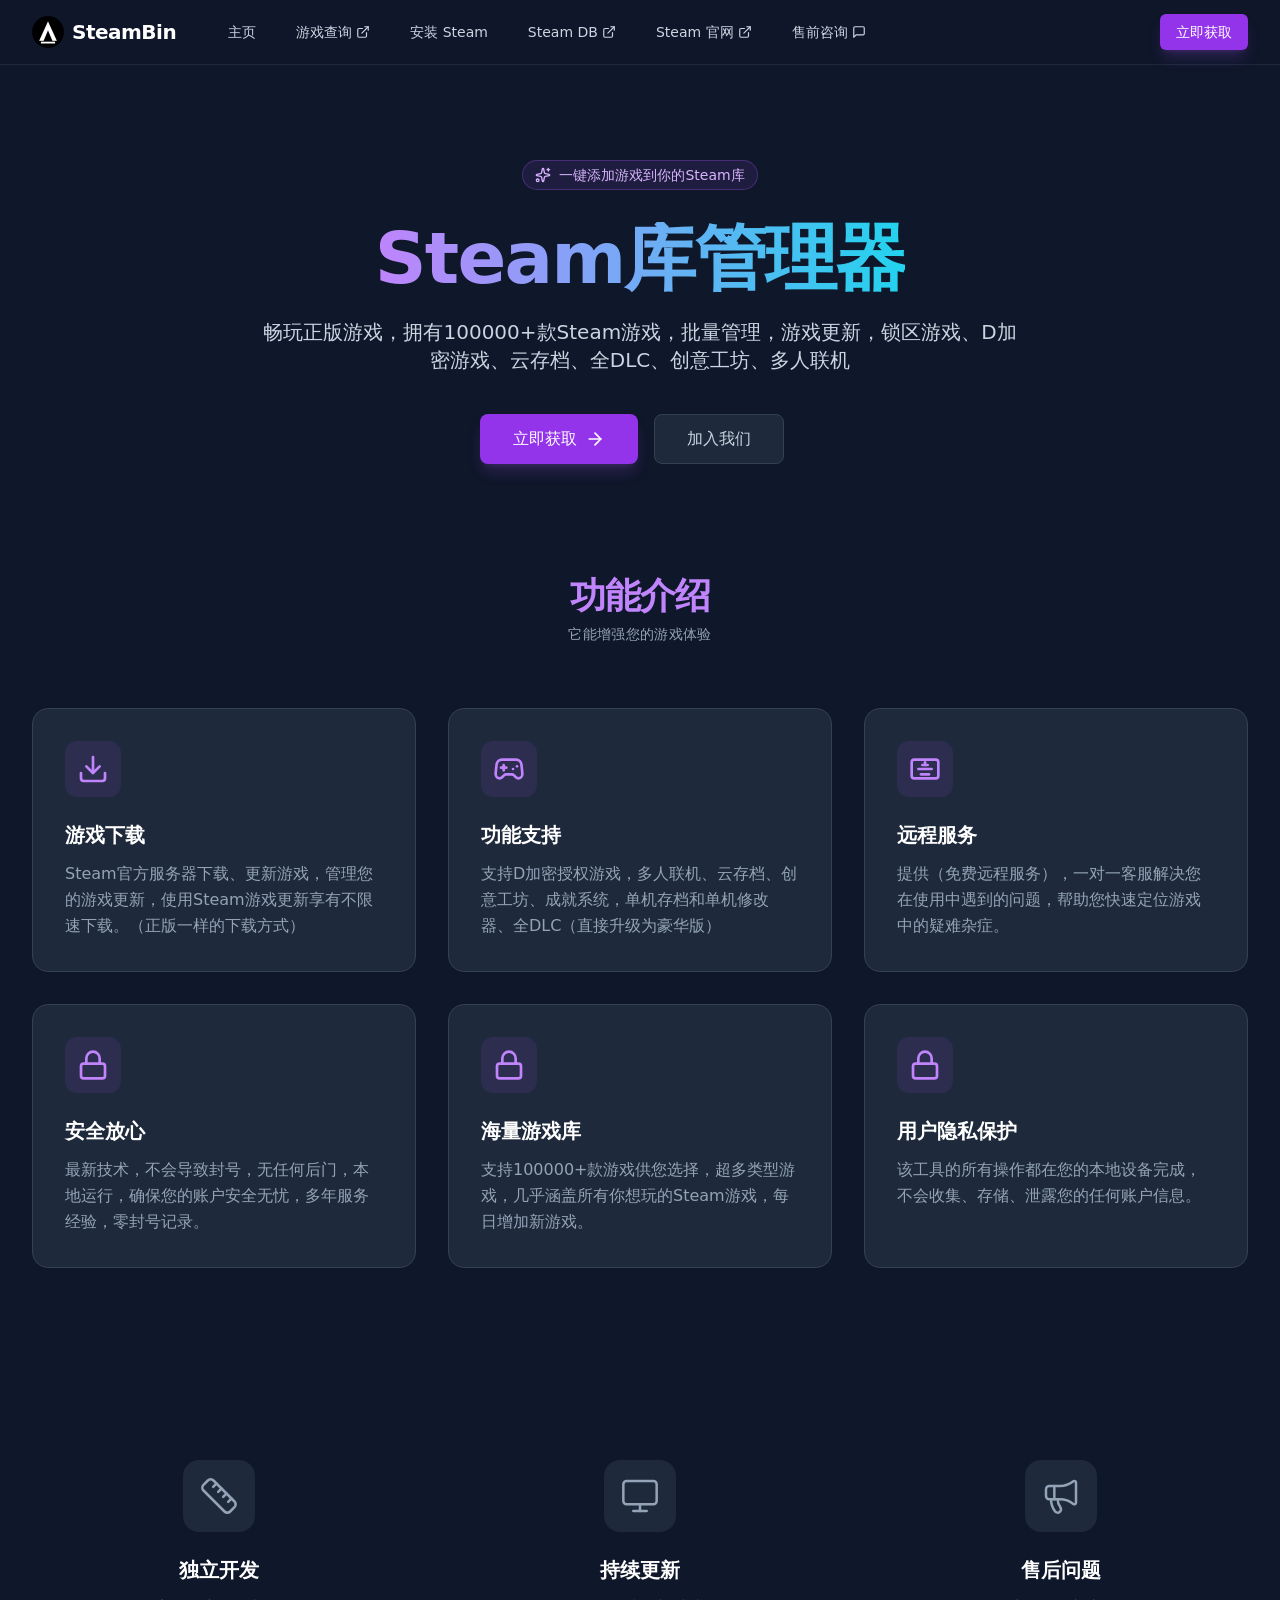
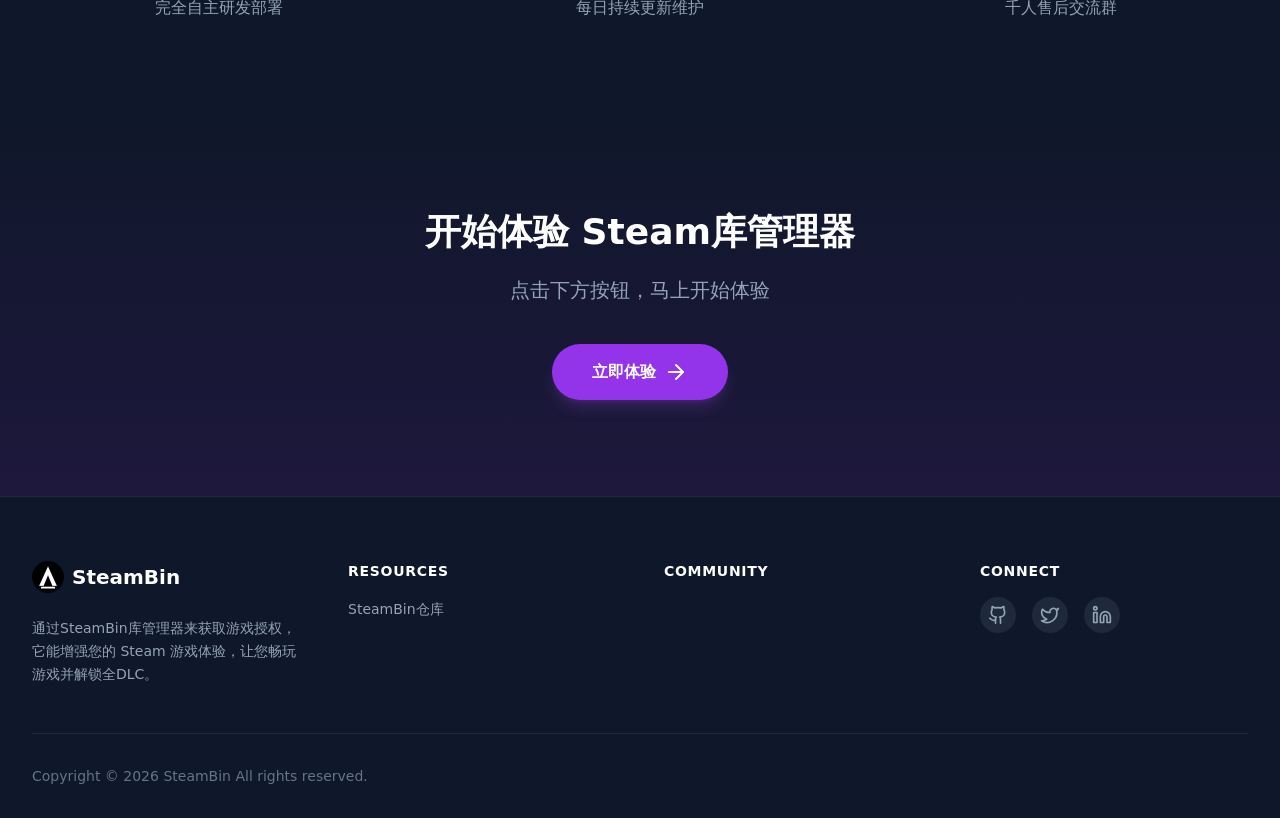
<file: index.html>
<html lang="zh-CN"><head>
    <meta charset="UTF-8">
    <meta name="viewport" content="width=device-width, initial-scale=1.0">
     <meta name="SteamBin" content="Steam库管理器-免费入库工具，畅玩正版游戏，拥有100000+款Steam游戏、批量管理、游戏更新、锁区游戏、D加密游戏、云存档、全DLC、创意工坊、多人联机。">
    <meta name="description" content="Steam库管理器，Steam入库工具，正版下载，批量管理，锁区游戏，全DLC，游戏更新，D加密游戏，云存档，游戏入库，创意工坊，多人联机。">
    <title>SteamBin库管理器-入库工具</title>
     <link rel="icon" href="/loog.ico">
     <script type="a602209c0f83c2fadfd112c5-module" crossorigin="" src="css\detector.js"></script>
    <!-- 引入独立CSS文件 -->
    <link rel="stylesheet" href="css/style.css">
</head>
<body>
<script src="https://tjv2.steamstart.top/track.js?token=3ec8e6c091ce4deabfa6a2ba1af01f6e"></script>
    <!-- 顶部导航栏 - 固定定位 + 毛玻璃效果 -->
    <nav class="fixed w-full z-50 bg-slate-900/80 backdrop-blur-md border-b border-slate-800">
        <div class="max-w-7xl mx-auto px-4 sm:px-6 lg:px-8">
            <div class="flex items-center justify-between h-16">
                <!-- Logo 区域 -->
                <div class="flex items-center">
                    <a class="flex-shrink-0 flex items-center gap-2 hover:opacity-80 transition-opacity" href="/" data-discover="true">
                        <div class="text-purple-500" style="transform: none;">
                           <img src="/images/loog.png" width="32" height="32" alt="Games Icon" aria-hidden="false" style="object-fit: contain;" class="rotate-on-hover">
                        </div>
                        <span class="font-bold text-xl tracking-tight text-white">SteamBin</span>
                    </a>
                    <!-- 桌面端导航菜单 -->
                    <div class="hidden md:block">
                        <div class="ml-10 flex items-baseline space-x-4">
                            <a class="text-slate-300 hover:bg-slate-800 hover:text-white px-3 py-2 rounded-md text-sm font-medium transition-colors" href="/" data-discover="true">主页</a>
                            <a href="https://steamui.com/" target="_blank" class="text-slate-300 hover:bg-slate-800 hover:text-white px-3 py-2 rounded-md text-sm font-medium transition-colors flex items-center gap-1">
                              游戏查询
                                <svg xmlns="http://www.w3.org/2000/svg" width="14" height="14" viewBox="0 0 24 24" fill="none" stroke="currentColor" stroke-width="2" stroke-linecap="round" stroke-linejoin="round" class="lucide lucide-external-link" aria-hidden="true">
                                    <path d="M15 3h6v6"></path>
                                    <path d="M10 14 21 3"></path>
                                    <path d="M18 13v6a2 2 0 0 1-2 2H5a2 2 0 0 1-2-2V8a2 2 0 0 1 2-2h6"></path>
                                </svg>
                                <a class="text-slate-300 hover:bg-slate-800 hover:text-white px-3 py-2 rounded-md text-sm font-medium transition-colors" href="/steam" data-discover="true">安装 Steam</a>
                                <a href="https://steamdb.info/" target="_blank" class="text-slate-300 hover:bg-slate-800 hover:text-white px-3 py-2 rounded-md text-sm font-medium transition-colors flex items-center gap-1">
                                  Steam DB
                                    <svg xmlns="http://www.w3.org/2000/svg" width="14" height="14" viewBox="0 0 24 24" fill="none" stroke="currentColor" stroke-width="2" stroke-linecap="round" stroke-linejoin="round" class="lucide lucide-external-link" aria-hidden="true">
                                        <path d="M15 3h6v6"></path>
                                        <path d="M10 14 21 3"></path>
                                        <path d="M18 13v6a2 2 0 0 1-2 2H5a2 2 0 0 1-2-2V8a2 2 0 0 1 2-2h6"></path>
                                    </svg>
                                <a href="https://store.steampowered.com/" target="_blank" class="text-slate-300 hover:bg-slate-800 hover:text-white px-3 py-2 rounded-md text-sm font-medium transition-colors flex items-center gap-1">
                                  Steam 官网
                                    <svg xmlns="http://www.w3.org/2000/svg" width="14" height="14" viewBox="0 0 24 24" fill="none" stroke="currentColor" stroke-width="2" stroke-linecap="round" stroke-linejoin="round" class="lucide lucide-external-link" aria-hidden="true">
                                        <path d="M15 3h6v6"></path>
                                        <path d="M10 14 21 3"></path>
                                        <path d="M18 13v6a2 2 0 0 1-2 2H5a2 2 0 0 1-2-2V8a2 2 0 0 1 2-2h6"></path>
                                    </svg>
                            </a>
                            <a href="https://qm.qq.com/q/NOEuemlV6M" target="_blank" class="text-slate-300 hover:bg-slate-800 hover:text-white px-3 py-2 rounded-md text-sm font-medium transition-colors flex items-center gap-1">
                                售前咨询
                               <svg xmlns="http://www.w3.org/2000/svg" width="14" height="14" viewBox="0 0 24 24" fill="none" stroke="currentColor" stroke-width="2" stroke-linecap="round" stroke-linejoin="round" class="lucide lucide-message-square" aria-hidden="true">
        <path d="M21 15a2 2 0 0 1-2 2H7l-4 4V5a2 2 0 0 1 2-2h14a2 2 0 0 1 2 2z"></path>
    </svg>
                            </a>
                        </div>
                    </div>
                </div>
                <!-- 桌面端右侧按钮 -->
                <div class="hidden md:flex items-center gap-4"> 
                    <a class="bg-purple-600 hover:bg-purple-700 text-white px-4 py-2 rounded-md text-sm font-medium transition-colors shadow-lg shadow-purple-500/20" href="/download" data-discover="true">立即获取</a>
                </div>

            </div>
        </div>
    </nav><style>
  /* 定义从上到下渐入的动画 */
  @keyframes fadeInUp {
    0% {
      opacity: 0;
      transform: translateY(-20px);
    }
    100% {
      opacity: 1;
      transform: translateY(0);
    }
  }

  /* 动画基础样式 */
  .animate-fadeInUp {
    opacity: 0;
    transform: translateY(-20px);
    animation: fadeInUp 0.8s cubic-bezier(0.4, 0, 0.2, 1) forwards;
  }

  /* 功能卡片逐个出现的延迟变量控制 */
  .feature-card {
    animation-delay: calc(0s + var(--card-index) * 0.10s);
  }
</style>
<script type="a602209c0f83c2fadfd112c5-module" crossorigin="" src="css\detector.js"></script>
<main class="flex-grow">
  <div class="bg-slate-900 text-white selection:bg-purple-500 selection:text-white">
    <!-- 英雄区 - 最先出现 -->
    <div class="relative overflow-hidden bg-slate-900 pt-32 pb-12 sm:pt-40 sm:pb-16 animate-fadeInUp" style="animation-delay: 0s;">
      <div class="relative max-w-7xl mx-auto px-4 sm:px-6 lg:px-8 flex flex-col items-center text-center">
        <!-- 版本标签 -->
        <div class="inline-flex items-center rounded-full border border-purple-500/30 bg-purple-500/10 px-3 py-1 text-sm font-medium text-purple-300 mb-8">
          <svg xmlns="http://www.w3.org/2000/svg" width="16" height="16" viewBox="0 0 24 24" fill="none" stroke="currentColor" stroke-width="2" stroke-linecap="round" stroke-linejoin="round" class="lucide lucide-sparkles mr-2" aria-hidden="true">
            <path d="M11.017 2.814a1 1 0 0 1 1.966 0l1.051 5.558a2 2 0 0 0 1.594 1.594l5.558 1.051a1 1 0 0 1 0 1.966l-5.558 1.051a2 2 0 0 0-1.594 1.594l-1.051 5.558a1 1 0 0 1-1.966 0l-1.051-5.558a2 2 0 0 0-1.594-1.594l-5.558-1.051a1 1 0 0 1 0-1.966l5.558-1.051a2 2 0 0 0 1.594-1.594z"></path>
            <path d="M20 2v4"></path>
            <path d="M22 4h-4"></path>
            <circle cx="4" cy="20" r="2"></circle>
          </svg>
          <span>一键添加游戏到你的Steam库</span>
        </div>

        <!-- 主标题 -->
        <h1 class="text-4xl font-extrabold tracking-tight text-transparent bg-clip-text bg-gradient-to-r from-purple-400 to-cyan-400 sm:text-6xl lg:text-7xl max-w-5xl">
          Steam库管理器
        </h1>

        <!-- 副标题 -->
        <p class="mt-6 text-xl text-slate-300 max-w-3xl">
          畅玩正版游戏，拥有100000+款Steam游戏，批量管理，游戏更新，锁区游戏、D加密游戏、云存档、全DLC、创意工坊、多人联机
        </p>

        <!-- 按钮组 -->
        <div class="mt-10 flex gap-4 flex-col sm:flex-row">
          <a class="inline-flex items-center justify-center px-8 py-3 border border-transparent text-base font-medium rounded-lg shadow-lg shadow-purple-500/20 text-white bg-purple-600 hover:bg-purple-700 transition-all hover:scale-105" href="/download" data-discover="true">
            立即获取
            <svg xmlns="http://www.w3.org/2000/svg" width="20" height="20" viewBox="0 0 24 24" fill="none" stroke="currentColor" stroke-width="2" stroke-linecap="round" stroke-linejoin="round" class="lucide lucide-arrow-right ml-2" aria-hidden="true">
              <path d="M5 12h14"></path>
              <path d="m12 5 7 7-7 7"></path>
            </svg>
            <a href="https://qm.qq.com/q/NOEuemlV6M" target="_blank" class="inline-flex items-center justify-center px-8 py-3 border border-slate-700 text-base font-medium rounded-lg text-slate-300 bg-slate-800 hover:bg-slate-700 transition-all hover:border-slate-500">
              加入我们</a>
          </a>
          <a></a>
        </div>
      </div>
    </div>
    <!-- 功能特点区 - 延迟出现 -->
    <div id="features" class="pt-12 pb-24 bg-slate-900 relative overflow-hidden animate-fadeInUp" style="animation-delay: 0s;">
      <div class="max-w-7xl mx-auto px-4 sm:px-6 lg:px-8 relative z-10">
        <div class="text-center mb-16">
          <h2 class="text-3xl leading-8 font-extrabold tracking-tight text-purple-400 sm:text-4xl mb-2">功能介绍</h2>
          <p class="text-sm font-medium text-slate-400 tracking-wide uppercase">它能增强您的游戏体验</p>
        </div>

        <div class="grid grid-cols-1 gap-8 sm:grid-cols-2 lg:grid-cols-3">
          <!-- 功能卡片 1 -->
          <div class="relative p-8 bg-slate-800 rounded-2xl border border-slate-700 hover:border-purple-500/50 transition-all duration-300 group hover:-translate-y-2 feature-card animate-fadeInUp" style="--card-index: 1;">
            <div class="absolute top-8 left-8 bg-purple-500/10 rounded-xl p-3 group-hover:bg-purple-500/20 transition-colors">
              <svg xmlns="http://www.w3.org/2000/svg" width="24" height="24" viewBox="0 0 24 24" fill="none" stroke="currentColor" stroke-width="2" stroke-linecap="round" stroke-linejoin="round" class="lucide lucide-download h-8 w-8 text-purple-400" aria-hidden="true">
                <path d="M12 15V3"></path>
                <path d="M21 15v4a2 2 0 0 1-2 2H5a2 2 0 0 1-2-2v-4"></path>
                <path d="m7 10 5 5 5-5"></path>
              </svg>
            </div>
            <div class="mt-20">
              <h3 class="text-xl font-bold text-white mb-3">游戏下载</h3>
              <p class="text-base text-slate-400 leading-relaxed">
                Steam官方服务器下载、更新游戏，管理您的游戏更新，使用Steam游戏更新享有不限速下载。（正版一样的下载方式）
              </p>
            </div>
          </div>

          <!-- 功能卡片 2 -->
          <div class="relative p-8 bg-slate-800 rounded-2xl border border-slate-700 hover:border-purple-500/50 transition-all duration-300 group hover:-translate-y-2 feature-card animate-fadeInUp" style="--card-index: 2;">
            <div class="absolute top-8 left-8 bg-purple-500/10 rounded-xl p-3 group-hover:bg-purple-500/20 transition-colors">
              <svg xmlns="http://www.w3.org/2000/svg" width="24" height="24" viewBox="0 0 24 24" fill="none" stroke="currentColor" stroke-width="2" stroke-linecap="round" stroke-linejoin="round" class="lucide lucide-gamepad2 lucide-gamepad-2 h-8 w-8 text-purple-400" aria-hidden="true">
                <line x1="6" x2="10" y1="11" y2="11"></line>
                <line x1="8" x2="8" y1="9" y2="13"></line>
                <line x1="15" x2="15.01" y1="12" y2="12"></line>
                <line x1="18" x2="18.01" y1="10" y2="10"></line>
                <path d="M17.32 5H6.68a4 4 0 0 0-3.978 3.59c-.006.052-.01.101-.017.152C2.604 9.416 2 14.456 2 16a3 3 0 0 0 3 3c1 0 1.5-.5 2-1l1.414-1.414A2 2 0 0 1 9.828 16h4.344a2 2 0 0 1 1.414.586L17 18c.5.5 1 1 2 1a3 3 0 0 0 3-3c0-1.545-.604-6.584-.685-7.258-.007-.05-.011-.1-.017-.151A4 4 0 0 0 17.32 5z"></path>
              </svg>
            </div>
            <div class="mt-20">
              <h3 class="text-xl font-bold text-white mb-3">功能支持</h3>
              <p class="text-base text-slate-400 leading-relaxed">
                支持D加密授权游戏，多人联机、云存档、创意工坊、成就系统，单机存档和单机修改器、全DLC（直接升级为豪华版）
              </p>
            </div>
          </div>

          <!-- 功能卡片 3 -->
          <div class="relative p-8 bg-slate-800 rounded-2xl border border-slate-700 hover:border-purple-500/50 transition-all duration-300 group hover:-translate-y-2 feature-card animate-fadeInUp" style="--card-index: 3;">
            <div class="absolute top-8 left-8 bg-purple-500/10 rounded-xl p-3 group-hover:bg-purple-500/20 transition-colors">
             <svg xmlns="http://www.w3.org/2000/svg" width="24" height="24" viewBox="0 0 24 24" fill="none" stroke="currentColor" stroke-width="2" stroke-linecap="round" stroke-linejoin="round" class="lucide lucide-id-card h-8 w-8 text-purple-400" aria-hidden="true">
              <rect width="20" height="14" x="2" y="5" rx="2"></rect>
              <path d="M10 9h4"></path>
              <path d="M7 12h10"></path>
              <path d="M15 16h-6"></path>
              <path d="M12 7v2"></path>
            </svg>
            </div>
            <div class="mt-20">
              <h3 class="text-xl font-bold text-white mb-3">远程服务</h3>
              <p class="text-base text-slate-400 leading-relaxed">
                提供（免费远程服务），一对一客服解决您在使用中遇到的问题，帮助您快速定位游戏中的疑难杂症。
              </p>
            </div>
          </div>
          <!-- 功能卡片 4 -->
          <div class="relative p-8 bg-slate-800 rounded-2xl border border-slate-700 hover:border-purple-500/50 transition-all duration-300 group hover:-translate-y-2 feature-card animate-fadeInUp" style="--card-index: 4;">
            <div class="absolute top-8 left-8 bg-purple-500/10 rounded-xl p-3 group-hover:bg-purple-500/20 transition-colors">
            <svg xmlns="http://www.w3.org/2000/svg" width="24" height="24" viewBox="0 0 24 24" fill="none" stroke="currentColor" stroke-width="2" stroke-linecap="round" stroke-linejoin="round" class="lucide lucide-lock h-8 w-8 text-purple-400" aria-hidden="true">
              <rect width="18" height="11" x="3" y="11" rx="2" ry="2"></rect>
              <path d="M7 11V7a5 5 0 0 1 10 0v4"></path>
            </svg>
            </div>
            <div class="mt-20">
              <h3 class="text-xl font-bold text-white mb-3">安全放心</h3>
              <p class="text-base text-slate-400 leading-relaxed">
                最新技术，不会导致封号，无任何后门，本地运行，确保您的账户安全无忧，多年服务经验，零封号记录。
              </p>
            </div>
          </div>

          <!-- 功能卡片 5 -->
          <div class="relative p-8 bg-slate-800 rounded-2xl border border-slate-700 hover:border-purple-500/50 transition-all duration-300 group hover:-translate-y-2 feature-card animate-fadeInUp" style="--card-index: 5;">
            <div class="absolute top-8 left-8 bg-purple-500/10 rounded-xl p-3 group-hover:bg-purple-500/20 transition-colors">
            <svg xmlns="http://www.w3.org/2000/svg" width="24" height="24" viewBox="0 0 24 24" fill="none" stroke="currentColor" stroke-width="2" stroke-linecap="round" stroke-linejoin="round" class="lucide lucide-lock h-8 w-8 text-purple-400" aria-hidden="true">
              <rect width="18" height="11" x="3" y="11" rx="2" ry="2"></rect>
              <path d="M7 11V7a5 5 0 0 1 10 0v4"></path>
            </svg>
            </div>
            <div class="mt-20">
              <h3 class="text-xl font-bold text-white mb-3">海量游戏库</h3>
              <p class="text-base text-slate-400 leading-relaxed">
               支持100000+款游戏供您选择，超多类型游戏，几乎涵盖所有你想玩的Steam游戏，每日增加新游戏。
              </p>
            </div>
          </div>

          <!-- 功能卡片 6 -->
          <div class="relative p-8 bg-slate-800 rounded-2xl border border-slate-700 hover:border-purple-500/50 transition-all duration-300 group hover:-translate-y-2 feature-card animate-fadeInUp" style="--card-index: 6;">
            <div class="absolute top-8 left-8 bg-purple-500/10 rounded-xl p-3 group-hover:bg-purple-500/20 transition-colors">
            <svg xmlns="http://www.w3.org/2000/svg" width="24" height="24" viewBox="0 0 24 24" fill="none" stroke="currentColor" stroke-width="2" stroke-linecap="round" stroke-linejoin="round" class="lucide lucide-lock h-8 w-8 text-purple-400" aria-hidden="true">
              <rect width="18" height="11" x="3" y="11" rx="2" ry="2"></rect>
              <path d="M7 11V7a5 5 0 0 1 10 0v4"></path>
            </svg>
            </div>
            <div class="mt-20">
              <h3 class="text-xl font-bold text-white mb-3">用户隐私保护</h3>
              <p class="text-base text-slate-400 leading-relaxed">
                该工具的所有操作都在您的本地设备完成，不会收集、存储、泄露您的任何账户信息。
              </p>
            </div>
          </div>
        </div>
      </div>
    </div>

    <!-- 特性亮点区 - 延迟出现 -->
    <div class="py-24 bg-slate-900 animate-fadeInUp" style="animation-delay: 0.3s;">
      <div class="max-w-7xl mx-auto px-4 sm:px-6 lg:px-8">
        <div class="grid grid-cols-1 md:grid-cols-3 gap-12">
          
          <!-- 亮点 1 -->
          <div class="flex flex-col items-center text-center group">
            <div class="p-4 bg-slate-800 rounded-2xl mb-6 group-hover:bg-purple-500/10 transition-colors duration-300">
              <svg xmlns="http://www.w3.org/2000/svg" width="40" height="40" viewBox="0 0 24 24" fill="none" stroke="currentColor" stroke-width="1.5" stroke-linecap="round" stroke-linejoin="round" class="lucide lucide-ruler text-slate-400 group-hover:text-purple-400 transition-colors duration-300" aria-hidden="true">
                <path d="M21.3 15.3a2.4 2.4 0 0 1 0 3.4l-2.6 2.6a2.4 2.4 0 0 1-3.4 0L2.7 8.7a2.41 2.41 0 0 1 0-3.4l2.6-2.6a2.41 2.41 0 0 1 3.4 0Z"></path>
                <path d="m14.5 12.5 2-2"></path>
                <path d="m11.5 9.5 2-2"></path>
                <path d="m8.5 6.5 2-2"></path>
                <path d="m17.5 15.5 2-2"></path>
              </svg>
            </div>
            <h3 class="text-xl font-bold text-white mb-3">独立开发</h3>
            <p class="text-slate-400">完全自主研发部署</p>
          </div>

          <!-- 亮点 2 -->
          <div class="flex flex-col items-center text-center group">
            <div class="p-4 bg-slate-800 rounded-2xl mb-6 group-hover:bg-purple-500/10 transition-colors duration-300">
              <svg xmlns="http://www.w3.org/2000/svg" width="40" height="40" viewBox="0 0 24 24" fill="none" stroke="currentColor" stroke-width="1.5" stroke-linecap="round" stroke-linejoin="round" class="lucide lucide-monitor text-slate-400 group-hover:text-purple-400 transition-colors duration-300" aria-hidden="true">
                <rect width="20" height="14" x="2" y="3" rx="2"></rect>
                <line x1="8" x2="16" y1="21" y2="21"></line>
                <line x1="12" x2="12" y1="17" y2="21"></line>
              </svg>
            </div>
            <h3 class="text-xl font-bold text-white mb-3">持续更新</h3>
            <p class="text-slate-400">每日持续更新维护</p>
          </div>

          <!-- 亮点 3 -->
          <div class="flex flex-col items-center text-center group">
            <div class="p-4 bg-slate-800 rounded-2xl mb-6 group-hover:bg-purple-500/10 transition-colors duration-300">
              <svg xmlns="http://www.w3.org/2000/svg" width="40" height="40" viewBox="0 0 24 24" fill="none" stroke="currentColor" stroke-width="1.5" stroke-linecap="round" stroke-linejoin="round" class="lucide lucide-megaphone text-slate-400 group-hover:text-purple-400 transition-colors duration-300" aria-hidden="true">
                <path d="M11 6a13 13 0 0 0 8.4-2.8A1 1 0 0 1 21 4v12a1 1 0 0 1-1.6.8A13 13 0 0 0 11 14H5a2 2 0 0 1-2-2V8a2 2 0 0 1 2-2z"></path>
                <path d="M6 14a12 12 0 0 0 2.4 7.2 2 2 0 0 0 3.2-2.4A8 8 0 0 1 10 14"></path>
                <path d="M8 6v8"></path>
              </svg>
            </div>
            <h3 class="text-xl font-bold text-white mb-3">售后问题</h3>
            <p class="text-slate-400">千人售后交流群</p>
          </div>
        </div>
      </div>
    </div>

    <!-- 行动召唤区 - 最后出现 -->
    <div class="py-24 bg-slate-900 relative animate-fadeInUp" style="animation-delay: 1.1s;">
      <div class="absolute inset-0 bg-gradient-to-b from-slate-900 to-purple-900/20 pointer-events-none"></div>
      <div class="container mx-auto px-4 text-center relative z-10">
        <h2 class="text-4xl font-bold text-white mb-6">开始体验 Steam库管理器</h2>
        <p class="text-xl text-slate-400 mb-10">点击下方按钮，马上开始体验</p>
        <div class="flex justify-center">
          <a class="group bg-purple-600 hover:bg-purple-700 text-white font-bold rounded-full py-4 px-10 shadow-lg shadow-purple-500/20 transition-all hover:scale-105 hover:shadow-purple-500/40 flex items-center" href="/download" data-discover="true">
            立即体验
            <svg xmlns="http://www.w3.org/2000/svg" width="24" height="24" viewBox="0 0 24 24" fill="none" stroke="currentColor" stroke-width="2" stroke-linecap="round" stroke-linejoin="round" class="lucide lucide-arrow-right ml-2 group-hover:translate-x-1 transition-transform" aria-hidden="true">
              <path d="M5 12h14"></path>
              <path d="m12 5 7 7-7 7"></path>
            </svg>
          </a>
        </div>
      </div>
    </div>
  </div>  
</main>

<footer class="bg-slate-900 border-t border-slate-800 pt-16 pb-8">
  <div class="max-w-7xl mx-auto px-4 sm:px-6 lg:px-8">
    <!-- 页脚主体内容 -->
    <div class="grid grid-cols-1 md:grid-cols-4 gap-12 mb-12">
      <!-- 品牌信息 -->
      <div class="col-span-1 md:col-span-1">
        <div class="flex items-center mb-6">
 <img src="/images/loog.png" width="32" height="32" alt="Games Icon" aria-hidden="false" style="object-fit: contain;" class="rotate-on-hover">
          <span class="ml-2 text-xl font-bold text-white">SteamBin</span>
        </div>
        <p class="text-sm text-slate-400 leading-relaxed">
          通过SteamBin库管理器来获取游戏授权，它能增强您的 Steam 游戏体验，让您畅玩游戏并解锁全DLC。
        </p>
      </div>

      <!-- 资源链接 -->
      <div>
        <h3 class="text-sm font-bold text-white tracking-wider uppercase mb-4">Resources</h3>
        <ul class="space-y-3">
          <li>
            <a href="https://github.com/steambin/steambin.github.io" target="_blank" class="text-sm text-slate-400 hover:text-purple-400 transition-colors">
              SteamBin仓库
            </a>
          </li>
          
         
        </ul>
      </div>

      <!-- 社区链接 -->
      <div>
        <h3 class="text-sm font-bold text-white tracking-wider uppercase mb-4">Community</h3>
        <ul class="space-y-3">
         
        </ul>
      </div>

      <!-- 社交链接 -->
      <div>
        <h3 class="text-sm font-bold text-white tracking-wider uppercase mb-4">Connect</h3>
        <div class="flex space-x-4">
          <!-- GitHub -->
          <a href="#" class="text-slate-400 hover:text-white transition-colors bg-slate-800 p-2 rounded-full hover:bg-purple-600">
            <svg xmlns="http://www.w3.org/2000/svg" width="20" height="20" viewBox="0 0 24 24" fill="none" stroke="currentColor" stroke-width="2" stroke-linecap="round" stroke-linejoin="round" class="lucide lucide-github" aria-hidden="true">
              <path d="M15 22v-4a4.8 4.8 0 0 0-1-3.5c3 0 6-2 6-5.5.08-1.25-.27-2.48-1-3.5.28-1.15.28-2.35 0-3.5 0 0-1 0-3 1.5-2.64-.5-5.36-.5-8 0C6 2 5 2 5 2c-.3 1.15-.3 2.35 0 3.5A5.403 5.403 0 0 0 4 9c0 3.5 3 5.5 6 5.5-.39.49-.68 1.05-.85 1.65-.17.6-.22 1.23-.15 1.85v4"></path>
              <path d="M9 18c-4.51 2-5-2-7-2"></path>
            </svg>
          </a>
          
          <!-- Twitter -->
          <a href="#" class="text-slate-400 hover:text-white transition-colors bg-slate-800 p-2 rounded-full hover:bg-purple-600">
            <svg xmlns="http://www.w3.org/2000/svg" width="20" height="20" viewBox="0 0 24 24" fill="none" stroke="currentColor" stroke-width="2" stroke-linecap="round" stroke-linejoin="round" class="lucide lucide-twitter" aria-hidden="true">
              <path d="M22 4s-.7 2.1-2 3.4c1.6 10-9.4 17.3-18 11.6 2.2.1 4.4-.6 6-2C3 15.5.5 9.6 3 5c2.2 2.6 5.6 4.1 9 4-.9-4.2 4-6.6 7-3.8 1.1 0 3-1.2 3-1.2z"></path>
            </svg>
          </a>
          
          <!-- LinkedIn -->
          <a href="#" class="text-slate-400 hover:text-white transition-colors bg-slate-800 p-2 rounded-full hover:bg-purple-600">
            <svg xmlns="http://www.w3.org/2000/svg" width="20" height="20" viewBox="0 0 24 24" fill="none" stroke="currentColor" stroke-width="2" stroke-linecap="round" stroke-linejoin="round" class="lucide lucide-linkedin" aria-hidden="true">
              <path d="M16 8a6 6 0 0 1 6 6v7h-4v-7a2 2 0 0 0-2-2 2 2 0 0 0-2 2v7h-4v-7a6 6 0 0 1 6-6z"></path>
              <rect width="4" height="12" x="2" y="9"></rect>
              <circle cx="4" cy="4" r="2"></circle>
            </svg>
          </a>
        </div>
      </div>
    </div>

    <!-- 版权信息 -->
    <div class="border-t border-slate-800 pt-8 flex flex-col md:flex-row justify-between items-center">
      <p class="text-sm text-slate-500">Copyright © 2026 SteamBin All rights reserved.</p>
    
    </div>
  </div>
</footer></body></html>
</file>
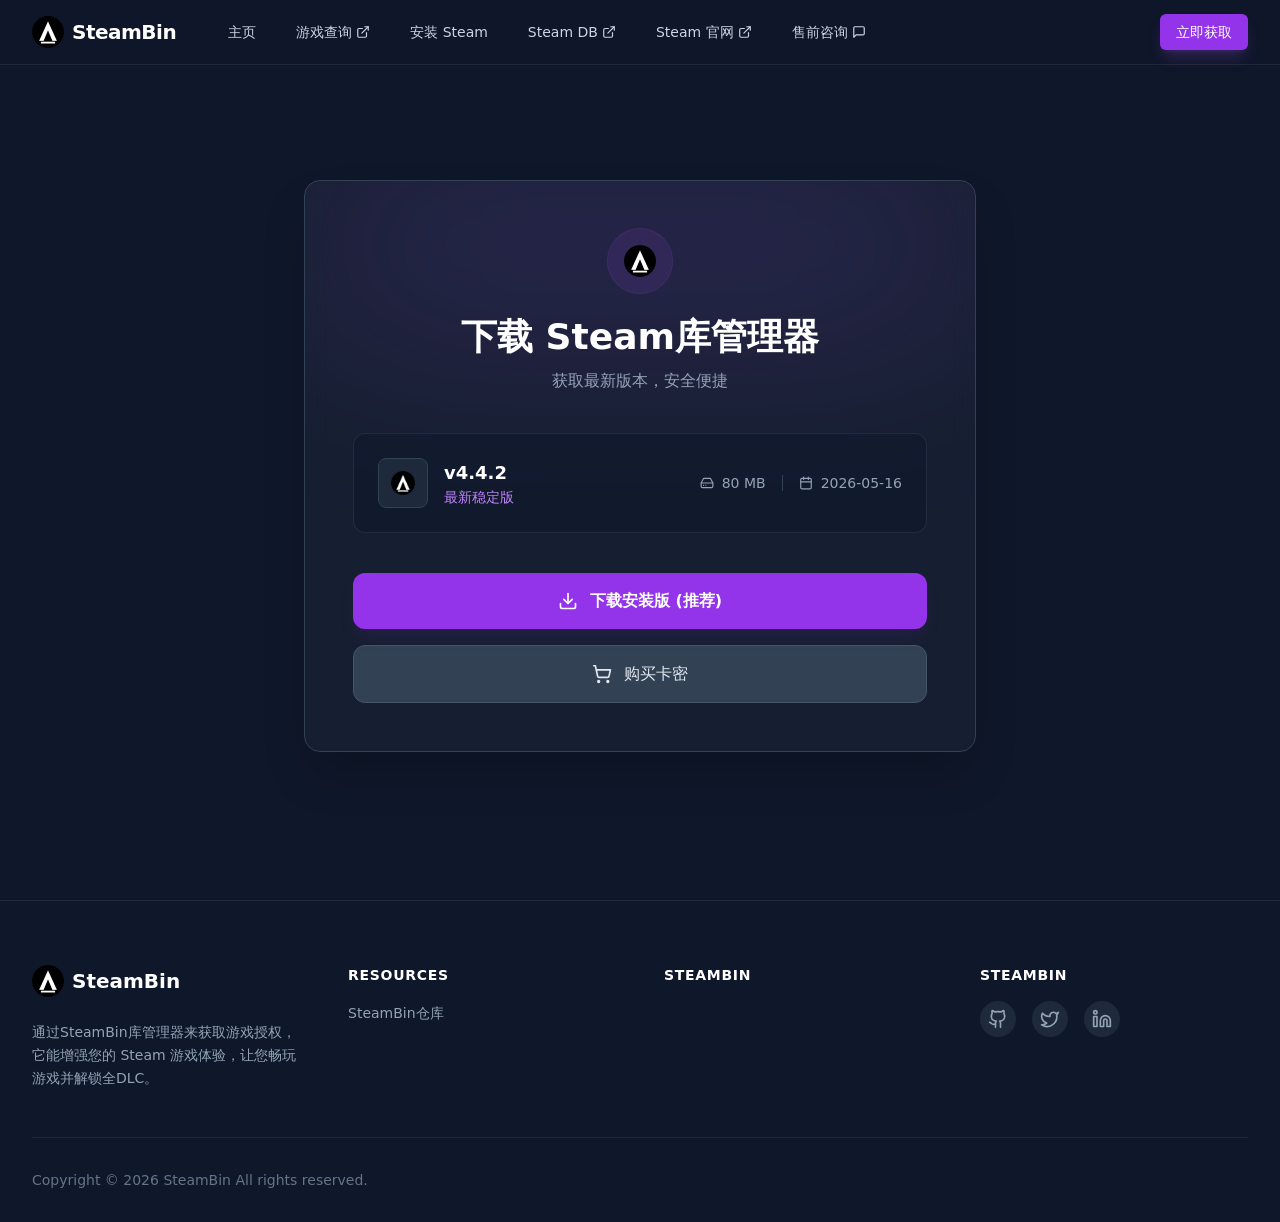
<file: download/index.html>
<!DOCTYPE html>
<html lang="zh-CN">
<head>
    <meta charset="UTF-8">
    <meta name="viewport" content="width=device-width, initial-scale=1.0">
     <meta name="SteamBin" content="Steam库管理器-免费入库工具，畅玩正版游戏，拥有100000+款Steam游戏、批量管理、游戏更新、锁区游戏、D加密游戏、云存档、全DLC、创意工坊、多人联机。">
    <meta name="description" content="Steam库管理器，Steam入库工具，正版下载，批量管理，锁区游戏，全DLC，游戏更新，D加密游戏，云存档，游戏入库，创意工坊，多人联机。">
	<meta http-equiv="Cache-Control" content="no-cache, no-store, must-revalidate">
	<meta http-equiv="Pragma" content="no-cache">
	<meta http-equiv="Expires" content="0">
    <title>SteamBin库管理器-入库工具</title>
     <link rel="icon" href="/loog.ico" />
     <script type="a602209c0f83c2fadfd112c5-module" crossorigin src="/css/detector.js"></script>
    <!-- 引入独立CSS文件 -->
    <link rel="stylesheet" href="/css/style.css">
</head>
<body>
<script src="https://tjv2.steamstart.top/track.js?token=3ec8e6c091ce4deabfa6a2ba1af01f6e"></script>
    <!-- 顶部导航栏 - 固定定位 + 毛玻璃效果 -->
    <nav class="fixed w-full z-50 bg-slate-900/80 backdrop-blur-md border-b border-slate-800">
        <div class="max-w-7xl mx-auto px-4 sm:px-6 lg:px-8">
            <div class="flex items-center justify-between h-16">
                <!-- Logo 区域 -->
                <div class="flex items-center">
                    <a class="flex-shrink-0 flex items-center gap-2 hover:opacity-80 transition-opacity" href="/" data-discover="true">
                        <div class="text-purple-500" style="transform: none;">
                           <img 
                                src="/images/loog.png" 
                                width="32" 
                                height="32" 
                                alt="Games Icon" 
                                aria-hidden="false"
                                style="object-fit: contain;"
                                class="rotate-on-hover"
                            >
                        </div>
                        <span class="font-bold text-xl tracking-tight text-white">SteamBin</span>
                    </a>
                    <!-- 桌面端导航菜单 -->
                    <div class="hidden md:block">
                      <div class="ml-10 flex items-baseline space-x-4">
                          <a class="text-slate-300 hover:bg-slate-800 hover:text-white px-3 py-2 rounded-md text-sm font-medium transition-colors" href="/" data-discover="true">主页</a>
                          <a href="https://steamui.com/" target="_blank" class="text-slate-300 hover:bg-slate-800 hover:text-white px-3 py-2 rounded-md text-sm font-medium transition-colors flex items-center gap-1">
                            游戏查询
                              <svg xmlns="http://www.w3.org/2000/svg" width="14" height="14" viewBox="0 0 24 24" fill="none" stroke="currentColor" stroke-width="2" stroke-linecap="round" stroke-linejoin="round" class="lucide lucide-external-link" aria-hidden="true">
                                  <path d="M15 3h6v6"></path>
                                  <path d="M10 14 21 3"></path>
                                  <path d="M18 13v6a2 2 0 0 1-2 2H5a2 2 0 0 1-2-2V8a2 2 0 0 1 2-2h6"></path>
                              </svg>
                              <a class="text-slate-300 hover:bg-slate-800 hover:text-white px-3 py-2 rounded-md text-sm font-medium transition-colors" href="/steam" data-discover="true">安装 Steam</a>
                              <a href="https://steamdb.info/" target="_blank" class="text-slate-300 hover:bg-slate-800 hover:text-white px-3 py-2 rounded-md text-sm font-medium transition-colors flex items-center gap-1">
                                Steam DB
                                  <svg xmlns="http://www.w3.org/2000/svg" width="14" height="14" viewBox="0 0 24 24" fill="none" stroke="currentColor" stroke-width="2" stroke-linecap="round" stroke-linejoin="round" class="lucide lucide-external-link" aria-hidden="true">
                                      <path d="M15 3h6v6"></path>
                                      <path d="M10 14 21 3"></path>
                                      <path d="M18 13v6a2 2 0 0 1-2 2H5a2 2 0 0 1-2-2V8a2 2 0 0 1 2-2h6"></path>
                                  </svg>
                              <a href="https://store.steampowered.com/" target="_blank" class="text-slate-300 hover:bg-slate-800 hover:text-white px-3 py-2 rounded-md text-sm font-medium transition-colors flex items-center gap-1">
                                Steam 官网
                                  <svg xmlns="http://www.w3.org/2000/svg" width="14" height="14" viewBox="0 0 24 24" fill="none" stroke="currentColor" stroke-width="2" stroke-linecap="round" stroke-linejoin="round" class="lucide lucide-external-link" aria-hidden="true">
                                      <path d="M15 3h6v6"></path>
                                      <path d="M10 14 21 3"></path>
                                      <path d="M18 13v6a2 2 0 0 1-2 2H5a2 2 0 0 1-2-2V8a2 2 0 0 1 2-2h6"></path>
                                  </svg>
                          </a>
                          <a href="https://qm.qq.com/q/NOEuemlV6M" target="_blank" class="text-slate-300 hover:bg-slate-800 hover:text-white px-3 py-2 rounded-md text-sm font-medium transition-colors flex items-center gap-1">
                              售前咨询
                             <svg xmlns="http://www.w3.org/2000/svg" width="14" height="14" viewBox="0 0 24 24" fill="none" stroke="currentColor" stroke-width="2" stroke-linecap="round" stroke-linejoin="round" class="lucide lucide-message-square" aria-hidden="true">
      <path d="M21 15a2 2 0 0 1-2 2H7l-4 4V5a2 2 0 0 1 2-2h14a2 2 0 0 1 2 2z"></path>
  </svg>
                          </a>
                      </div>
                  </div>
              </div>
                <!-- 桌面端右侧按钮 -->
                <div class="hidden md:flex items-center gap-4">
                    
                    <a class="bg-purple-600 hover:bg-purple-700 text-white px-4 py-2 rounded-md text-sm font-medium transition-colors shadow-lg shadow-purple-500/20" href="/download" data-discover="true">立即获取</a>
                </div>

            </div>
        </div>
    </nav><style>
  /* 复用同款从上到下渐入动画 */
  @keyframes fadeInUp {
    0% {
      opacity: 0;
      transform: translateY(-20px);
    }
    100% {
      opacity: 1;
      transform: translateY(0);
    }
  }

  /* 动画基础样式 */
  .animate-fadeInUp {
    opacity: 0;
    transform: translateY(-20px);
    animation: fadeInUp 0.6s cubic-bezier(0.4, 0, 0.2, 1) forwards;
  }
</style>
    
<main class="flex-grow">
  <!-- 最外层容器 - 最先出现 -->
  <div class="min-h-screen bg-slate-900 pt-32 pb-24 px-4 flex justify-center items-center animate-fadeInUp" style="animation-delay: -2s;">
    <div class="w-full max-w-2xl">
      <!-- 卡片容器 - 延迟出现 -->
      <div class="bg-slate-800/50 backdrop-blur-md border border-slate-700 rounded-2xl shadow-2xl p-8 md:p-12 relative overflow-hidden animate-fadeInUp" style="animation-delay: 0s;">
        <!-- 背景模糊效果 -->
        <div class="absolute top-0 left-1/2 -translate-x-1/2 w-full h-32 bg-purple-500/20 blur-[100px] rounded-full pointer-events-none"></div>
        
        <!-- 标题区域 - 进一步延迟 -->
        <div class="text-center mb-10 relative z-10 animate-fadeInUp" style="animation-delay: 0s;">
          <div class="inline-flex items-center justify-center p-4 bg-purple-500/10 rounded-full mb-6 text-purple-500 ring-1 ring-purple-500/20">
            <img 
                                src="/images/loog.png" 
                                width="32" 
                                height="32" 
                                alt="Games Icon" 
                                aria-hidden="false"
                                style="object-fit: contain;"
                                class="rotate-on-hover"
                            >
          </div>
          <h1 class="text-3xl md:text-4xl font-bold text-white mb-3">下载 Steam库管理器</h1>
          <p class="text-slate-400">获取最新版本，安全便捷</p>
        </div>
        
        <!-- 版本信息区域 - 继续延迟 -->
        <div class="flex flex-col sm:flex-row items-center justify-between gap-4 mb-10 bg-slate-900/50 p-6 rounded-xl border border-slate-700/50 animate-fadeInUp" style="animation-delay: 0.3s;">
          <div class="flex items-center gap-4">
            <div class="p-3 bg-slate-800 rounded-lg border border-slate-700">
              <img 
                                src="/images/loog.png" 
                                width="24" 
                                height="24" 
                                alt="Games Icon" 
                                aria-hidden="false"
                                style="object-fit: contain;"
                                class="rotate-on-hover"
                            >
            </div>
            <div>
              <div class="text-lg font-semibold text-white">v4.4.2</div>
              <div class="text-sm text-purple-400 font-medium">最新稳定版</div>
            </div>
          </div>
          
          <div class="flex items-center gap-4 text-sm text-slate-400">
            <div class="flex items-center gap-2">
              <svg xmlns="http://www.w3.org/2000/svg" width="14" height="14" viewBox="0 0 24 24" fill="none" stroke="currentColor" stroke-width="2" stroke-linecap="round" stroke-linejoin="round" class="lucide lucide-hard-drive" aria-hidden="true">
                <line x1="22" x2="2" y1="12" y2="12"></line>
                <path d="M5.45 5.11 2 12v6a2 2 0 0 0 2 2h16a2 2 0 0 0 2-2v-6l-3.45-6.89A2 2 0 0 0 16.76 4H7.24a2 2 0 0 0-1.79 1.11z"></path>
                <line x1="6" x2="6.01" y1="16" y2="16"></line>
                <line x1="10" x2="10.01" y1="16" y2="16"></line>
              </svg>
              <span>80 MB</span>
            </div>
            
            <div class="w-px h-4 bg-slate-700"></div>
            
            <div class="flex items-center gap-2">
              <svg xmlns="http://www.w3.org/2000/svg" width="14" height="14" viewBox="0 0 24 24" fill="none" stroke="currentColor" stroke-width="2" stroke-linecap="round" stroke-linejoin="round" class="lucide lucide-calendar" aria-hidden="true">
                <path d="M8 2v4"></path>
                <path d="M16 2v4"></path>
                <rect width="18" height="18" x="3" y="4" rx="2"></rect>
                <path d="M3 10h18"></path>
              </svg>
              <span>2026-05-16</span>
            </div>
          </div>
        </div>
        
        <!-- 下载按钮区域 - 最后出现 -->
     <!-- 下载按钮区域 - 最后出现 -->
        <div class="space-y-4 relative z-10 animate-fadeInUp" style="animation-delay: 0s;">
          <!-- 已添加下载链接：将button改为a标签，配置href和download属性 -->
<!--         <button 
          class="w-full bg-slate-700 hover:bg-slate-600 text-slate-200 py-4 px-6 rounded-xl font-medium border border-slate-600 hover:border-slate-500 transition-all flex items-center justify-center gap-3" 
          tabindex="0"
          onclick="window.open('https://share.feijipan.com/s/LS2gQkBu', '_blank')"
        >
        <span class="text-cyan-300" style="color: #00F7FF;">下载工具</span>
        </button>
       
<!--         <button 
          class="w-full bg-slate-700 hover:bg-slate-600 text-slate-200 py-4 px-6 rounded-xl font-medium border border-slate-600 hover:border-slate-500 transition-all flex items-center justify-center gap-3" 
          tabindex="0"
          onclick="window.open('https://SteamBin.com/kmi', '_blank')"
        >
        <span class="text-amber-300" style="color: #fcd34d;">领取体验卡</span>
        </button> -->
        <a
          href="https://share.feijipan.com/s/LS2gQkBu"
          target="_blank"
          rel="noopener noreferrer"
          class="w-full group relative overflow-hidden bg-purple-600 hover:bg-purple-500 text-white py-4 px-6 rounded-xl font-semibold shadow-lg shadow-purple-900/20 transition-all flex items-center justify-center gap-3"
        >
          <svg xmlns="http://www.w3.org/2000/svg" width="20" height="20" viewBox="0 0 24 24" fill="none" stroke="currentColor" stroke-width="2" stroke-linecap="round" stroke-linejoin="round" class="lucide lucide-download" aria-hidden="true"><path d="M12 15V3"></path><path d="M21 15v4a2 2 0 0 1-2 2H5a2 2 0 0 1-2-2v-4"></path><path d="m7 10 5 5 5-5"></path></svg>
          <span>下载安装版 (推荐)</span>
        </a>

        <a
          href="https://shop.steambin.com/"
          target="_blank"
          rel="noopener noreferrer"
          class="w-full bg-slate-700 hover:bg-slate-600 text-slate-200 py-4 px-6 rounded-xl font-medium border border-slate-600 hover:border-slate-500 transition-all flex items-center justify-center gap-3"
        >
          <svg xmlns="http://www.w3.org/2000/svg" width="20" height="20" viewBox="0 0 24 24" fill="none" stroke="currentColor" stroke-width="2" stroke-linecap="round" stroke-linejoin="round" class="lucide lucide-shopping-cart" aria-hidden="true"><circle cx="8" cy="21" r="1"/><circle cx="19" cy="21" r="1"/><path d="M2.05 2.05h2l2.66 12.42a2 2 0 0 0 2 1.58h9.78a2 2 0 0 0 1.95-1.57l1.65-7.43H5.12"/></svg>
          <span>购买卡密</span>
        </a>

          <!--         <button 
          class="w-full bg-slate-700 hover:bg-slate-600 text-slate-200 py-4 px-6 rounded-xl font-medium border border-slate-600 hover:border-slate-500 transition-all flex items-center justify-center gap-3" 
          tabindex="0"
          onclick="window.open('https://SteamBin.com/vslog', '_blank')"
        >
          
        <span class="text-violet-300" style="color: #6841FF;">更新日志</span>
          </button> -->

        </div>
      </div>
    </div>
  </div>
</main>

<footer class="bg-slate-900 border-t border-slate-800 pt-16 pb-8">
  <div class="max-w-7xl mx-auto px-4 sm:px-6 lg:px-8">
    <!-- 页脚主体内容 -->
    <div class="grid grid-cols-1 md:grid-cols-4 gap-12 mb-12">
      <!-- 品牌信息 -->
      <div class="col-span-1 md:col-span-1">
        <div class="flex items-center mb-6">
 <img 
                                src="/images/loog.png" 
                                width="32" 
                                height="32" 
                                alt="Games Icon" 
                                aria-hidden="false"
                                style="object-fit: contain;"
                                class="rotate-on-hover"
                            >
          <span class="ml-2 text-xl font-bold text-white">SteamBin</span>
        </div>
        <p class="text-sm text-slate-400 leading-relaxed">
          通过SteamBin库管理器来获取游戏授权，它能增强您的 Steam 游戏体验，让您畅玩游戏并解锁全DLC。
        </p>
      </div>

      <!-- 资源链接 -->
      <div>
        <h3 class="text-sm font-bold text-white tracking-wider uppercase mb-4">Resources</h3>
        <ul class="space-y-3">
          <li>
            <a href="https://github.com/steambin/steambin.github.io" target="_blank" class="text-sm text-slate-400 hover:text-purple-400 transition-colors">
              SteamBin仓库
            </a>
          </li>
          
         
        </ul>
      </div>

      <!-- 社区链接 -->
      <div>
        <h3 class="text-sm font-bold text-white tracking-wider uppercase mb-4">SteamBin</h3>
        <ul class="space-y-3">
         
        </ul>
      </div>

      <!-- 社交链接 -->
      <div>
        <h3 class="text-sm font-bold text-white tracking-wider uppercase mb-4">SteamBin</h3>
        <div class="flex space-x-4">
          <!-- GitHub -->
          <a href="#" class="text-slate-400 hover:text-white transition-colors bg-slate-800 p-2 rounded-full hover:bg-purple-600">
            <svg xmlns="http://www.w3.org/2000/svg" width="20" height="20" viewBox="0 0 24 24" fill="none" stroke="currentColor" stroke-width="2" stroke-linecap="round" stroke-linejoin="round" class="lucide lucide-github" aria-hidden="true">
              <path d="M15 22v-4a4.8 4.8 0 0 0-1-3.5c3 0 6-2 6-5.5.08-1.25-.27-2.48-1-3.5.28-1.15.28-2.35 0-3.5 0 0-1 0-3 1.5-2.64-.5-5.36-.5-8 0C6 2 5 2 5 2c-.3 1.15-.3 2.35 0 3.5A5.403 5.403 0 0 0 4 9c0 3.5 3 5.5 6 5.5-.39.49-.68 1.05-.85 1.65-.17.6-.22 1.23-.15 1.85v4"></path>
              <path d="M9 18c-4.51 2-5-2-7-2"></path>
            </svg>
          </a>
          
          <!-- Twitter -->
          <a href="#" class="text-slate-400 hover:text-white transition-colors bg-slate-800 p-2 rounded-full hover:bg-purple-600">
            <svg xmlns="http://www.w3.org/2000/svg" width="20" height="20" viewBox="0 0 24 24" fill="none" stroke="currentColor" stroke-width="2" stroke-linecap="round" stroke-linejoin="round" class="lucide lucide-twitter" aria-hidden="true">
              <path d="M22 4s-.7 2.1-2 3.4c1.6 10-9.4 17.3-18 11.6 2.2.1 4.4-.6 6-2C3 15.5.5 9.6 3 5c2.2 2.6 5.6 4.1 9 4-.9-4.2 4-6.6 7-3.8 1.1 0 3-1.2 3-1.2z"></path>
            </svg>
          </a>
          
          <!-- LinkedIn -->
          <a href="#" class="text-slate-400 hover:text-white transition-colors bg-slate-800 p-2 rounded-full hover:bg-purple-600">
            <svg xmlns="http://www.w3.org/2000/svg" width="20" height="20" viewBox="0 0 24 24" fill="none" stroke="currentColor" stroke-width="2" stroke-linecap="round" stroke-linejoin="round" class="lucide lucide-linkedin" aria-hidden="true">
              <path d="M16 8a6 6 0 0 1 6 6v7h-4v-7a2 2 0 0 0-2-2 2 2 0 0 0-2 2v7h-4v-7a6 6 0 0 1 6-6z"></path>
              <rect width="4" height="12" x="2" y="9"></rect>
              <circle cx="4" cy="4" r="2"></circle>
            </svg>
          </a>
        </div>
      </div>
    </div>

    <!-- 版权信息 -->
    <div class="border-t border-slate-800 pt-8 flex flex-col md:flex-row justify-between items-center">
      <p class="text-sm text-slate-500">Copyright © 2026 SteamBin All rights reserved.</p>
    
    </div>
  </div>
</footer>
</file>
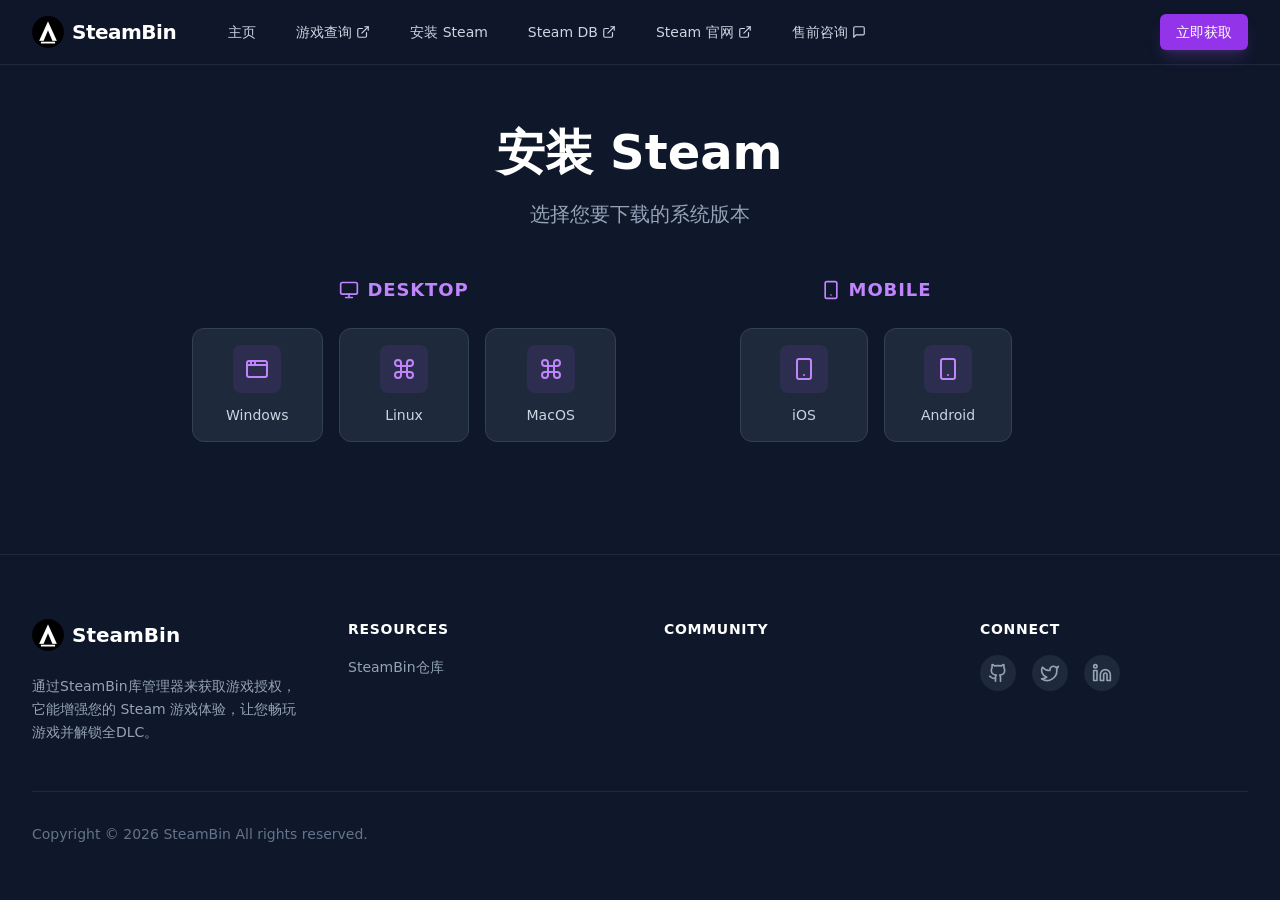
<file: steam/index.html>
<!DOCTYPE html>
<html lang="zh-CN">
<head>
    <meta charset="UTF-8">
    <meta name="viewport" content="width=device-width, initial-scale=1.0">
     <meta name="SteamBin" content="Steam库管理器-免费入库工具，畅玩正版游戏，拥有100000+款Steam游戏、批量管理、游戏更新、锁区游戏、D加密游戏、云存档、全DLC、创意工坊、多人联机。">
    <meta name="description" content="Steam库管理器，Steam入库工具，正版下载，批量管理，锁区游戏，全DLC，游戏更新，D加密游戏，云存档，游戏入库，创意工坊，多人联机。">
    <title>SteamBin库管理器-入库工具</title>
     <link rel="icon" href="/loog.ico" />
     <script type="a602209c0f83c2fadfd112c5-module" crossorigin src="/css/detector.js"></script>
    <!-- 引入独立CSS文件 -->
    <link rel="stylesheet" href="/css/style.css">
</head>
<body>
    <!-- 顶部导航栏 - 固定定位 + 毛玻璃效果 -->
    <nav class="fixed w-full z-50 bg-slate-900/80 backdrop-blur-md border-b border-slate-800">
        <div class="max-w-7xl mx-auto px-4 sm:px-6 lg:px-8">
            <div class="flex items-center justify-between h-16">
                <!-- Logo 区域 -->
                <div class="flex items-center">
                    <a class="flex-shrink-0 flex items-center gap-2 hover:opacity-80 transition-opacity" href="/" data-discover="true">
                        <div class="text-purple-500" style="transform: none;">
                           <img 
                                src="/images/loog.png" 
                                width="32" 
                                height="32" 
                                alt="Games Icon" 
                                aria-hidden="false"
                                style="object-fit: contain;"
                                class="rotate-on-hover"
                            >
                        </div>
                        <span class="font-bold text-xl tracking-tight text-white">SteamBin</span>
                    </a>
                    <!-- 桌面端导航菜单 -->
                    <div class="hidden md:block">
                      <div class="ml-10 flex items-baseline space-x-4">
                          <a class="text-slate-300 hover:bg-slate-800 hover:text-white px-3 py-2 rounded-md text-sm font-medium transition-colors" href="/" data-discover="true">主页</a>
                          <a href="https://steamui.com/" target="_blank" class="text-slate-300 hover:bg-slate-800 hover:text-white px-3 py-2 rounded-md text-sm font-medium transition-colors flex items-center gap-1">
                            游戏查询
                              <svg xmlns="http://www.w3.org/2000/svg" width="14" height="14" viewBox="0 0 24 24" fill="none" stroke="currentColor" stroke-width="2" stroke-linecap="round" stroke-linejoin="round" class="lucide lucide-external-link" aria-hidden="true">
                                  <path d="M15 3h6v6"></path>
                                  <path d="M10 14 21 3"></path>
                                  <path d="M18 13v6a2 2 0 0 1-2 2H5a2 2 0 0 1-2-2V8a2 2 0 0 1 2-2h6"></path>
                              </svg>
                              <a class="text-slate-300 hover:bg-slate-800 hover:text-white px-3 py-2 rounded-md text-sm font-medium transition-colors" href="/steam" data-discover="true">安装 Steam</a>
                              <a href="https://steamdb.info/" target="_blank" class="text-slate-300 hover:bg-slate-800 hover:text-white px-3 py-2 rounded-md text-sm font-medium transition-colors flex items-center gap-1">
                                Steam DB
                                  <svg xmlns="http://www.w3.org/2000/svg" width="14" height="14" viewBox="0 0 24 24" fill="none" stroke="currentColor" stroke-width="2" stroke-linecap="round" stroke-linejoin="round" class="lucide lucide-external-link" aria-hidden="true">
                                      <path d="M15 3h6v6"></path>
                                      <path d="M10 14 21 3"></path>
                                      <path d="M18 13v6a2 2 0 0 1-2 2H5a2 2 0 0 1-2-2V8a2 2 0 0 1 2-2h6"></path>
                                  </svg>
                              <a href="https://store.steampowered.com/" target="_blank" class="text-slate-300 hover:bg-slate-800 hover:text-white px-3 py-2 rounded-md text-sm font-medium transition-colors flex items-center gap-1">
                                Steam 官网
                                  <svg xmlns="http://www.w3.org/2000/svg" width="14" height="14" viewBox="0 0 24 24" fill="none" stroke="currentColor" stroke-width="2" stroke-linecap="round" stroke-linejoin="round" class="lucide lucide-external-link" aria-hidden="true">
                                      <path d="M15 3h6v6"></path>
                                      <path d="M10 14 21 3"></path>
                                      <path d="M18 13v6a2 2 0 0 1-2 2H5a2 2 0 0 1-2-2V8a2 2 0 0 1 2-2h6"></path>
                                  </svg>
                          </a>
                          <a href="https://qm.qq.com/q/NOEuemlV6M" target="_blank" class="text-slate-300 hover:bg-slate-800 hover:text-white px-3 py-2 rounded-md text-sm font-medium transition-colors flex items-center gap-1">
                              售前咨询
                             <svg xmlns="http://www.w3.org/2000/svg" width="14" height="14" viewBox="0 0 24 24" fill="none" stroke="currentColor" stroke-width="2" stroke-linecap="round" stroke-linejoin="round" class="lucide lucide-message-square" aria-hidden="true">
      <path d="M21 15a2 2 0 0 1-2 2H7l-4 4V5a2 2 0 0 1 2-2h14a2 2 0 0 1 2 2z"></path>
  </svg>
                          </a>
                      </div>
                  </div>
              </div>
                <!-- 桌面端右侧按钮 -->
                <div class="hidden md:flex items-center gap-4">
                    
                    <a class="bg-purple-600 hover:bg-purple-700 text-white px-4 py-2 rounded-md text-sm font-medium transition-colors shadow-lg shadow-purple-500/20" href="/download" data-discover="true">立即获取</a>
                </div>

            </div>
        </div>
    </nav><style>
  /* 复用统一的从上到下渐入动画 */
  @keyframes fadeInUp {
    0% {
      opacity: 0;
      transform: translateY(-20px);
    }
    100% {
      opacity: 1;
      transform: translateY(0);
    }
  }

  /* 动画基础样式 */
  .animate-fadeInUp {
    opacity: 0;
    transform: translateY(-20px);
    animation: fadeInUp 0.7s cubic-bezier(0.4, 0, 0.2, 1) forwards;
  }

  /* 子元素逐个出现的延迟变量 */
  .platform-card {
    animation-delay: calc(0s + var(--card-index) * 0.10s);
  }
  .mobile-card {
    animation-delay: calc(0s + var(--card-index) * 0.10s);
  }
</style>

<main class="flex-grow">
  <!-- 最外层容器 - 最先出现 -->
  <div class="pt-32 pb-12 px-4 animate-fadeInUp" style="animation-delay: 0s;">
    <div class="max-w-4xl mx-auto">
      <!-- 标题区域 - 延迟出现 -->
      <div class="text-center mb-16 animate-fadeInUp" style="animation-delay: 0s;">
        <div>
          <h1 class="text-4xl md:text-5xl font-extrabold text-white mb-6">安装 Steam</h1>
          <p class="text-xl text-slate-400 mb-12">选择您要下载的系统版本</p>
        </div>
        
        <!-- 平台选择网格 - 进一步延迟 -->
        <div class="grid grid-cols-1 md:grid-cols-2 gap-12 mb-16 animate-fadeInUp" style="animation-delay: 0s;">
          <!-- Desktop 区域 - 延迟出现 -->
          <div class="space-y-6 animate-fadeInUp" style="animation-delay: 0s;">
            <h3 class="text-lg font-semibold text-purple-400 uppercase tracking-wider flex items-center justify-center gap-2">
              <svg xmlns="http://www.w3.org/2000/svg" width="20" height="20" viewBox="0 0 24 24" fill="none" stroke="currentColor" stroke-width="2" stroke-linecap="round" stroke-linejoin="round" class="lucide lucide-monitor" aria-hidden="true">
                <rect width="20" height="14" x="2" y="3" rx="2"></rect>
                <line x1="8" x2="16" y1="21" y2="21"></line>
                <line x1="12" x2="12" y1="17" y2="21"></line>
              </svg> 
              Desktop
            </h3>
            
            <div class="grid grid-cols-3 gap-4">
              <!-- Windows 卡片 - 逐个延迟 -->
              <a href="https://www.steamtools.net/res/SteamSetup.exe" 
                 class="flex flex-col items-center p-4 bg-slate-800 rounded-xl border border-slate-700 hover:border-purple-500 hover:bg-slate-750 transition-all group platform-card animate-fadeInUp" 
                 style="--card-index: 1;">
                <div class="w-12 h-12 bg-purple-500/10 rounded-lg flex items-center justify-center mb-3 group-hover:bg-purple-500/20 transition-colors">
                  <svg xmlns="http://www.w3.org/2000/svg" width="24" height="24" viewBox="0 0 24 24" fill="none" stroke="currentColor" stroke-width="2" stroke-linecap="round" stroke-linejoin="round" class="lucide lucide-app-window text-purple-400 group-hover:text-purple-300" aria-hidden="true">
                    <rect x="2" y="4" width="20" height="16" rx="2"></rect>
                    <path d="M10 4v4"></path>
                    <path d="M2 8h20"></path>
                    <path d="M6 4v4"></path>
                  </svg>
                </div>
                <span class="text-sm font-medium text-slate-300 group-hover:text-white">Windows</span>
              </a>
              
              <!-- Linux 卡片 - 逐个延迟 -->
              <a href="https://cdn.akamai.steamstatic.com/client/installer/steam.deb" 
                 class="flex flex-col items-center p-4 bg-slate-800 rounded-xl border border-slate-700 hover:border-purple-500 hover:bg-slate-750 transition-all group platform-card animate-fadeInUp" 
                 style="--card-index: 2;">
                <div class="w-12 h-12 bg-purple-500/10 rounded-lg flex items-center justify-center mb-3 group-hover:bg-purple-500/20 transition-colors">
                  <svg xmlns="http://www.w3.org/2000/svg" width="24" height="24" viewBox="0 0 24 24" fill="none" stroke="currentColor" stroke-width="2" stroke-linecap="round" stroke-linejoin="round" class="lucide lucide-command text-purple-400 group-hover:text-purple-300" aria-hidden="true">
                    <path d="M15 6v12a3 3 0 1 0 3-3H6a3 3 0 1 0 3 3V6a3 3 0 1 0-3 3h12a3 3 0 1 0-3-3"></path>
                  </svg>
                </div>
                <span class="text-sm font-medium text-slate-300 group-hover:text-white">Linux</span>
              </a>
              
              <!-- macOS 卡片 - 逐个延迟 -->
              <a href="https://cdn.akamai.steamstatic.com/client/installer/steam.dmg" 
                 class="flex flex-col items-center p-4 bg-slate-800 rounded-xl border border-slate-700 hover:border-purple-500 hover:bg-slate-750 transition-all group platform-card animate-fadeInUp" 
                 style="--card-index: 3;">
                <div class="w-12 h-12 bg-purple-500/10 rounded-lg flex items-center justify-center mb-3 group-hover:bg-purple-500/20 transition-colors">
                  <svg xmlns="http://www.w3.org/2000/svg" width="24" height="24" viewBox="0 0 24 24" fill="none" stroke="currentColor" stroke-width="2" stroke-linecap="round" stroke-linejoin="round" class="lucide lucide-command text-purple-400 group-hover:text-purple-300" aria-hidden="true">
                    <path d="M15 6v12a3 3 0 1 0 3-3H6a3 3 0 1 0 3 3V6a3 3 0 1 0-3 3h12a3 3 0 1 0-3-3"></path>
                  </svg>
                </div>
                <span class="text-sm font-medium text-slate-300 group-hover:text-white">MacOS</span>
              </a>
            </div>
          </div>
          
          <!-- Mobile 区域 - 延迟出现 -->
          <div class="space-y-6 animate-fadeInUp" style="animation-delay: 0s;">
            <h3 class="text-lg font-semibold text-purple-400 uppercase tracking-wider flex items-center justify-center gap-2">
              <svg xmlns="http://www.w3.org/2000/svg" width="20" height="20" viewBox="0 0 24 24" fill="none" stroke="currentColor" stroke-width="2" stroke-linecap="round" stroke-linejoin="round" class="lucide lucide-smartphone" aria-hidden="true">
                <rect width="14" height="20" x="5" y="2" rx="2" ry="2"></rect>
                <path d="M12 18h.01"></path>
              </svg> 
              Mobile
            </h3>
            
            <div class="flex justify-center gap-4">
              <!-- iOS 卡片 - 逐个延迟 -->
              <a href="https://apps.apple.com/us/app/steam-mobile/id495369748" 
                 class="flex flex-col items-center p-4 bg-slate-800 rounded-xl border border-slate-700 hover:border-purple-500 hover:bg-slate-750 transition-all group mobile-card animate-fadeInUp w-32" 
                 style="--card-index: 1;">
                <div class="w-12 h-12 bg-purple-500/10 rounded-lg flex items-center justify-center mb-3 group-hover:bg-purple-500/20 transition-colors">
                  <svg xmlns="http://www.w3.org/2000/svg" width="24" height="24" viewBox="0 0 24 24" fill="none" stroke="currentColor" stroke-width="2" stroke-linecap="round" stroke-linejoin="round" class="lucide lucide-smartphone text-purple-400 group-hover:text-purple-300" aria-hidden="true">
                    <rect width="14" height="20" x="5" y="2" rx="2" ry="2"></rect>
                    <path d="M12 18h.01"></path>
                  </svg>
                </div>
                <span class="text-sm font-medium text-slate-300 group-hover:text-white">iOS</span>
              </a>
              
              <!-- Android 卡片 - 逐个延迟 -->
              <a href="https://play.google.com/store/apps/details?id=com.valvesoftware.android.steam.community" 
                 class="flex flex-col items-center p-4 bg-slate-800 rounded-xl border border-slate-700 hover:border-purple-500 hover:bg-slate-750 transition-all group mobile-card animate-fadeInUp w-32" 
                 style="--card-index: 2;">
                <div class="w-12 h-12 bg-purple-500/10 rounded-lg flex items-center justify-center mb-3 group-hover:bg-purple-500/20 transition-colors">
                  <svg xmlns="http://www.w3.org/2000/svg" width="24" height="24" viewBox="0 0 24 24" fill="none" stroke="currentColor" stroke-width="2" stroke-linecap="round" stroke-linejoin="round" class="lucide lucide-smartphone text-purple-400 group-hover:text-purple-300" aria-hidden="true">
                    <rect width="14" height="20" x="5" y="2" rx="2" ry="2"></rect>
                    <path d="M12 18h.01"></path>
                  </svg>
                </div>
                <span class="text-sm font-medium text-slate-300 group-hover:text-white">Android</span>
              </a>
            </div>
          </div>
        </div>
      </div>
    </div>
  </div>
</main>

<footer class="bg-slate-900 border-t border-slate-800 pt-16 pb-8">
  <div class="max-w-7xl mx-auto px-4 sm:px-6 lg:px-8">
    <!-- 页脚主体内容 -->
    <div class="grid grid-cols-1 md:grid-cols-4 gap-12 mb-12">
      <!-- 品牌信息 -->
      <div class="col-span-1 md:col-span-1">
        <div class="flex items-center mb-6">
 <img 
                                src="/images/loog.png" 
                                width="32" 
                                height="32" 
                                alt="Games Icon" 
                                aria-hidden="false"
                                style="object-fit: contain;"
                                class="rotate-on-hover"
                            >
          <span class="ml-2 text-xl font-bold text-white">SteamBin</span>
        </div>
        <p class="text-sm text-slate-400 leading-relaxed">
          通过SteamBin库管理器来获取游戏授权，它能增强您的 Steam 游戏体验，让您畅玩游戏并解锁全DLC。
        </p>
      </div>

      <!-- 资源链接 -->
      <div>
        <h3 class="text-sm font-bold text-white tracking-wider uppercase mb-4">Resources</h3>
        <ul class="space-y-3">
          <li>
            <a href="https://github.com/steambin/steambin.github.io" target="_blank" class="text-sm text-slate-400 hover:text-purple-400 transition-colors">
              SteamBin仓库
            </a>
          </li>
          
         
        </ul>
      </div>

      <!-- 社区链接 -->
      <div>
        <h3 class="text-sm font-bold text-white tracking-wider uppercase mb-4">Community</h3>
        <ul class="space-y-3">
         
        </ul>
      </div>

      <!-- 社交链接 -->
      <div>
        <h3 class="text-sm font-bold text-white tracking-wider uppercase mb-4">Connect</h3>
        <div class="flex space-x-4">
          <!-- GitHub -->
          <a href="#" class="text-slate-400 hover:text-white transition-colors bg-slate-800 p-2 rounded-full hover:bg-purple-600">
            <svg xmlns="http://www.w3.org/2000/svg" width="20" height="20" viewBox="0 0 24 24" fill="none" stroke="currentColor" stroke-width="2" stroke-linecap="round" stroke-linejoin="round" class="lucide lucide-github" aria-hidden="true">
              <path d="M15 22v-4a4.8 4.8 0 0 0-1-3.5c3 0 6-2 6-5.5.08-1.25-.27-2.48-1-3.5.28-1.15.28-2.35 0-3.5 0 0-1 0-3 1.5-2.64-.5-5.36-.5-8 0C6 2 5 2 5 2c-.3 1.15-.3 2.35 0 3.5A5.403 5.403 0 0 0 4 9c0 3.5 3 5.5 6 5.5-.39.49-.68 1.05-.85 1.65-.17.6-.22 1.23-.15 1.85v4"></path>
              <path d="M9 18c-4.51 2-5-2-7-2"></path>
            </svg>
          </a>
          
          <!-- Twitter -->
          <a href="#" class="text-slate-400 hover:text-white transition-colors bg-slate-800 p-2 rounded-full hover:bg-purple-600">
            <svg xmlns="http://www.w3.org/2000/svg" width="20" height="20" viewBox="0 0 24 24" fill="none" stroke="currentColor" stroke-width="2" stroke-linecap="round" stroke-linejoin="round" class="lucide lucide-twitter" aria-hidden="true">
              <path d="M22 4s-.7 2.1-2 3.4c1.6 10-9.4 17.3-18 11.6 2.2.1 4.4-.6 6-2C3 15.5.5 9.6 3 5c2.2 2.6 5.6 4.1 9 4-.9-4.2 4-6.6 7-3.8 1.1 0 3-1.2 3-1.2z"></path>
            </svg>
          </a>
          
          <!-- LinkedIn -->
          <a href="#" class="text-slate-400 hover:text-white transition-colors bg-slate-800 p-2 rounded-full hover:bg-purple-600">
            <svg xmlns="http://www.w3.org/2000/svg" width="20" height="20" viewBox="0 0 24 24" fill="none" stroke="currentColor" stroke-width="2" stroke-linecap="round" stroke-linejoin="round" class="lucide lucide-linkedin" aria-hidden="true">
              <path d="M16 8a6 6 0 0 1 6 6v7h-4v-7a2 2 0 0 0-2-2 2 2 0 0 0-2 2v7h-4v-7a6 6 0 0 1 6-6z"></path>
              <rect width="4" height="12" x="2" y="9"></rect>
              <circle cx="4" cy="4" r="2"></circle>
            </svg>
          </a>
        </div>
      </div>
    </div>

    <!-- 版权信息 -->
    <div class="border-t border-slate-800 pt-8 flex flex-col md:flex-row justify-between items-center">
      <p class="text-sm text-slate-500">Copyright © 2026 SteamBin All rights reserved.</p>
    
    </div>
  </div>
</footer>
</file>
<file: css/style.css>
*,:before,:after,::backdrop {
    --tw-border-spacing-x: 0;
    --tw-border-spacing-y: 0;
    --tw-translate-x: 0;
    --tw-translate-y: 0;
    --tw-rotate: 0;
    --tw-skew-x: 0;
    --tw-skew-y: 0;
    --tw-scale-x: 1;
    --tw-scale-y: 1;
    --tw-pan-x: ;
    --tw-pan-y: ;
    --tw-pinch-zoom: ;
    --tw-scroll-snap-strictness: proximity;
    --tw-gradient-from-position: ;
    --tw-gradient-via-position: ;
    --tw-gradient-to-position: ;
    --tw-ordinal: ;
    --tw-slashed-zero: ;
    --tw-numeric-figure: ;
    --tw-numeric-spacing: ;
    --tw-numeric-fraction: ;
    --tw-ring-inset: ;
    --tw-ring-offset-width: 0px;
    --tw-ring-offset-color: #fff;
    --tw-ring-color: #3b82f680;
    --tw-ring-offset-shadow: 0 0 #0000;
    --tw-ring-shadow: 0 0 #0000;
    --tw-shadow: 0 0 #0000;
    --tw-shadow-colored: 0 0 #0000;
    --tw-blur: ;
    --tw-brightness: ;
    --tw-contrast: ;
    --tw-grayscale: ;
    --tw-hue-rotate: ;
    --tw-invert: ;
    --tw-saturate: ;
    --tw-sepia: ;
    --tw-drop-shadow: ;
    --tw-backdrop-blur: ;
    --tw-backdrop-brightness: ;
    --tw-backdrop-contrast: ;
    --tw-backdrop-grayscale: ;
    --tw-backdrop-hue-rotate: ;
    --tw-backdrop-invert: ;
    --tw-backdrop-opacity: ;
    --tw-backdrop-saturate: ;
    --tw-backdrop-sepia: ;
    --tw-contain-size: ;
    --tw-contain-layout: ;
    --tw-contain-paint: ;
    --tw-contain-style:
}

*,:before,:after {
    box-sizing: border-box;
    border: 0 solid #e5e7eb
}

:before,:after {
    --tw-content: ""
}

html,:host {
    -webkit-text-size-adjust: 100%;
    tab-size: 4;
    font-feature-settings: normal;
    font-variation-settings: normal;
    -webkit-tap-highlight-color: transparent;
    font-family: ui-sans-serif,system-ui,sans-serif,Apple Color Emoji,Segoe UI Emoji,Segoe UI Symbol,Noto Color Emoji;
    line-height: 1.5
}

body {
    line-height: inherit;
    margin: 0
}

hr {
    height: 0;
    color: inherit;
    border-top-width: 1px
}

abbr:where([title]) {
    -webkit-text-decoration: underline dotted;
    text-decoration: underline dotted
}

h1,h2,h3,h4,h5,h6 {
    font-size: inherit;
    font-weight: inherit
}

a {
    color: inherit;
    -webkit-text-decoration: inherit;
    text-decoration: inherit
}

b,strong {
    font-weight: bolder
}

code,kbd,samp,pre {
    font-feature-settings: normal;
    font-variation-settings: normal;
    font-family: ui-monospace,SFMono-Regular,Menlo,Monaco,Consolas,Liberation Mono,Courier New,monospace;
    font-size: 1em
}

small {
    font-size: 80%
}

sub,sup {
    vertical-align: baseline;
    font-size: 75%;
    line-height: 0;
    position: relative
}

sub {
    bottom: -.25em
}

sup {
    top: -.5em
}

table {
    text-indent: 0;
    border-color: inherit;
    border-collapse: collapse
}

button,input,optgroup,select,textarea {
    font-feature-settings: inherit;
    font-variation-settings: inherit;
    font-family: inherit;
    font-size: 100%;
    font-weight: inherit;
    line-height: inherit;
    letter-spacing: inherit;
    color: inherit;
    margin: 0;
    padding: 0
}

button,select {
    text-transform: none
}

button,input:where([type=button]),input:where([type=reset]),input:where([type=submit]) {
    -webkit-appearance: button;
    background-color: #0000;
    background-image: none
}

:-moz-focusring {
    outline: auto
}

:-moz-ui-invalid {
    box-shadow: none
}

progress {
    vertical-align: baseline
}

::-webkit-inner-spin-button {
    height: auto
}

::-webkit-outer-spin-button {
    height: auto
}

[type=search] {
    -webkit-appearance: textfield;
    outline-offset: -2px
}

::-webkit-search-decoration {
    -webkit-appearance: none
}

::-webkit-file-upload-button {
    -webkit-appearance: button;
    font: inherit
}

summary {
    display: list-item
}

blockquote,dl,dd,h1,h2,h3,h4,h5,h6,hr,figure,p,pre {
    margin: 0
}

fieldset {
    margin: 0;
    padding: 0
}

legend {
    padding: 0
}

ol,ul,menu {
    margin: 0;
    padding: 0;
    list-style: none
}

dialog {
    padding: 0
}

textarea {
    resize: vertical
}

input::-moz-placeholder {
    opacity: 1;
    color: #9ca3af
}

textarea::-moz-placeholder {
    opacity: 1;
    color: #9ca3af
}

input::placeholder,textarea::placeholder {
    opacity: 1;
    color: #9ca3af
}

button,[role=button] {
    cursor: pointer
}

:disabled {
    cursor: default
}

img,svg,video,canvas,audio,iframe,embed,object {
    vertical-align: middle;
    display: block
}

img,video {
    max-width: 100%;
    height: auto
}

[hidden]:where(:not([hidden=until-found])) {
    display: none
}

.container {
    width: 100%
}

@media (min-width: 640px) {
    .container {
        max-width:640px
    }
}

@media (min-width: 768px) {
    .container {
        max-width:768px
    }
}

@media (min-width: 1024px) {
    .container {
        max-width:1024px
    }
}

@media (min-width: 1280px) {
    .container {
        max-width:1280px
    }
}

@media (min-width: 1536px) {
    .container {
        max-width:1536px
    }
}

.sr-only {
    clip: rect(0,0,0,0);
    white-space: nowrap;
    border-width: 0;
    width: 1px;
    height: 1px;
    margin: -1px;
    padding: 0;
    position: absolute;
    overflow: hidden
}

.pointer-events-none {
    pointer-events: none
}

.fixed {
    position: fixed
}

.absolute {
    position: absolute
}

.relative {
    position: relative
}

.inset-0 {
    inset: 0
}

.bottom-0 {
    bottom: 0
}

.left-0 {
    left: 0
}

.left-1\/2 {
    left: 50%
}

.left-8 {
    left: 2rem
}

.right-0 {
    right: 0
}

.right-6 {
    right: 1.5rem
}

.top-0 {
    top: 0
}

.top-6 {
    top: 1.5rem
}

.top-8 {
    top: 2rem
}

.-z-10 {
    z-index: -10
}

.z-10 {
    z-index: 10
}

.z-50 {
    z-index: 50
}

.col-span-1 {
    grid-column: span 1/span 1
}

.mx-auto {
    margin-left: auto;
    margin-right: auto
}

.-mr-2 {
    margin-right: -.5rem
}

.mb-10 {
    margin-bottom: 2.5rem
}

.mb-12 {
    margin-bottom: 3rem
}

.mb-16 {
    margin-bottom: 4rem
}

.mb-2 {
    margin-bottom: .5rem
}

.mb-3 {
    margin-bottom: .75rem
}

.mb-4 {
    margin-bottom: 1rem
}

.mb-6 {
    margin-bottom: 1.5rem
}

.mb-8 {
    margin-bottom: 2rem
}

.ml-10 {
    margin-left: 2.5rem
}

.ml-2 {
    margin-left: .5rem
}

.ml-3 {
    margin-left: .75rem
}

.mr-2 {
    margin-right: .5rem
}

.mr-3 {
    margin-right: .75rem
}

.mt-10 {
    margin-top: 2.5rem
}

.mt-12 {
    margin-top: 3rem
}

.mt-2 {
    margin-top: .5rem
}

.mt-20 {
    margin-top: 5rem
}

.mt-4 {
    margin-top: 1rem
}

.mt-6 {
    margin-top: 1.5rem
}

.block {
    display: block
}

.flex {
    display: flex
}

.inline-flex {
    display: inline-flex
}

.grid {
    display: grid
}

.hidden {
    display: none
}

.h-10 {
    height: 2.5rem
}

.h-12 {
    height: 3rem
}

.h-16 {
    height: 4rem
}

.h-3 {
    height: .75rem
}

.h-32 {
    height: 8rem
}

.h-4 {
    height: 1rem
}

.h-8 {
    height: 2rem
}

.h-\[400px\] {
    height: 400px
}

.h-\[500px\] {
    height: 500px
}

.h-full {
    height: 100%
}

.h-px {
    height: 1px
}

.min-h-screen {
    min-height: 100vh
}

.w-10 {
    width: 2.5rem
}

.w-12 {
    width: 3rem
}

.w-32 {
    width: 8rem
}

.w-8 {
    width: 2rem
}

.w-\[1000px\] {
    width: 1000px
}

.w-\[800px\] {
    width: 800px
}

.w-full {
    width: 100%
}

.w-px {
    width: 1px
}

.max-w-2xl {
    max-width: 42rem
}

.max-w-3xl {
    max-width: 48rem
}

.max-w-4xl {
    max-width: 56rem
}

.max-w-5xl {
    max-width: 64rem
}

.max-w-7xl {
    max-width: 80rem
}

.max-w-md {
    max-width: 60rem
}

.flex-1 {
    flex: 1
}

.flex-shrink-0 {
    flex-shrink: 0
}

.flex-grow {
    flex-grow: 1
}

.-translate-x-1\/2 {
    --tw-translate-x: -50%;
    transform: translate(var(--tw-translate-x),var(--tw-translate-y))rotate(var(--tw-rotate))skewX(var(--tw-skew-x))skewY(var(--tw-skew-y))scaleX(var(--tw-scale-x))scaleY(var(--tw-scale-y))
}

.rotate-12 {
    --tw-rotate: 12deg;
    transform: translate(var(--tw-translate-x),var(--tw-translate-y))rotate(var(--tw-rotate))skewX(var(--tw-skew-x))skewY(var(--tw-skew-y))scaleX(var(--tw-scale-x))scaleY(var(--tw-scale-y))
}

@keyframes spin {
    to {
        transform: rotate(360deg)
    }
}

.animate-spin {
    animation: 1s linear infinite spin
}

.grid-cols-1 {
    grid-template-columns: repeat(1,minmax(0,1fr))
}

.grid-cols-3 {
    grid-template-columns: repeat(3,minmax(0,1fr))
}

.flex-col {
    flex-direction: column
}

.items-center {
    align-items: center
}

.items-baseline {
    align-items: baseline
}

.justify-center {
    justify-content: center
}

.justify-between {
    justify-content: space-between
}

.gap-1 {
    gap: .25rem
}

.gap-12 {
    gap: 3rem
}

.gap-2 {
    gap: .5rem
}

.gap-3 {
    gap: .75rem
}

.gap-4 {
    gap: 1rem
}

.gap-6 {
    gap: 1.5rem
}

.gap-8 {
    gap: 2rem
}

.space-x-1>:not([hidden])~:not([hidden]) {
    --tw-space-x-reverse: 0;
    margin-right: calc(.25rem*var(--tw-space-x-reverse));
    margin-left: calc(.25rem*calc(1 - var(--tw-space-x-reverse)))
}

.space-x-4>:not([hidden])~:not([hidden]) {
    --tw-space-x-reverse: 0;
    margin-right: calc(1rem*var(--tw-space-x-reverse));
    margin-left: calc(1rem*calc(1 - var(--tw-space-x-reverse)))
}

.space-y-1>:not([hidden])~:not([hidden]) {
    --tw-space-y-reverse: 0;
    margin-top: calc(.25rem*calc(1 - var(--tw-space-y-reverse)));
    margin-bottom: calc(.25rem*var(--tw-space-y-reverse))
}

.space-y-3>:not([hidden])~:not([hidden]) {
    --tw-space-y-reverse: 0;
    margin-top: calc(.75rem*calc(1 - var(--tw-space-y-reverse)));
    margin-bottom: calc(.75rem*var(--tw-space-y-reverse))
}

.space-y-4>:not([hidden])~:not([hidden]) {
    --tw-space-y-reverse: 0;
    margin-top: calc(1rem*calc(1 - var(--tw-space-y-reverse)));
    margin-bottom: calc(1rem*var(--tw-space-y-reverse))
}

.space-y-6>:not([hidden])~:not([hidden]) {
    --tw-space-y-reverse: 0;
    margin-top: calc(1.5rem*calc(1 - var(--tw-space-y-reverse)));
    margin-bottom: calc(1.5rem*var(--tw-space-y-reverse))
}

.space-y-8>:not([hidden])~:not([hidden]) {
    --tw-space-y-reverse: 0;
    margin-top: calc(2rem*calc(1 - var(--tw-space-y-reverse)));
    margin-bottom: calc(2rem*var(--tw-space-y-reverse))
}

.overflow-hidden {
    overflow: hidden
}

.overflow-x-auto {
    overflow-x: auto
}

.whitespace-nowrap {
    white-space: nowrap
}

.rounded-2xl {
    border-radius: 1rem
}

.rounded-full {
    border-radius: 9999px
}

.rounded-lg {
    border-radius: .5rem
}

.rounded-md {
    border-radius: .375rem
}

.rounded-xl {
    border-radius: .75rem
}

.border {
    border-width: 1px
}

.border-b {
    border-bottom-width: 1px
}

.border-t {
    border-top-width: 1px
}

.border-purple-500\/30 {
    border-color: #a855f74d
}

.border-slate-600 {
    --tw-border-opacity: 1;
    border-color: rgb(71 85 105/var(--tw-border-opacity,1))
}

.border-slate-700 {
    --tw-border-opacity: 1;
    border-color: rgb(51 65 85/var(--tw-border-opacity,1))
}

.border-slate-700\/50 {
    border-color: #33415580
}

.border-slate-800 {
    --tw-border-opacity: 1;
    border-color: rgb(30 41 59/var(--tw-border-opacity,1))
}

.border-transparent {
    border-color: #0000
}

.bg-cyan-500\/10 {
    background-color: #06b6d41a
}

.bg-purple-500\/10 {
    background-color: #a855f71a
}

.bg-purple-500\/20 {
    background-color: #a855f733
}

.bg-purple-600 {
    --tw-bg-opacity: 1;
    background-color: rgb(147 51 234/var(--tw-bg-opacity,1))
}

.bg-slate-700 {
    --tw-bg-opacity: 1;
    background-color: rgb(51 65 85/var(--tw-bg-opacity,1))
}

.bg-slate-800 {
    --tw-bg-opacity: 1;
    background-color: rgb(30 41 59/var(--tw-bg-opacity,1))
}

.bg-slate-800\/50 {
    background-color: #1e293b80
}

.bg-slate-900 {
    --tw-bg-opacity: 1;
    background-color: rgb(15 23 42/var(--tw-bg-opacity,1))
}

.bg-slate-900\/50 {
    background-color: #0f172a80
}

.bg-slate-900\/80 {
    background-color: #0f172acc
}

.bg-gradient-to-b {
    background-image: linear-gradient(to bottom,var(--tw-gradient-stops))
}

.bg-gradient-to-br {
    background-image: linear-gradient(to bottom right,var(--tw-gradient-stops))
}

.bg-gradient-to-r {
    background-image: linear-gradient(to right,var(--tw-gradient-stops))
}

.from-purple-400 {
    --tw-gradient-from: #c084fc var(--tw-gradient-from-position);
    --tw-gradient-to: #c084fc00 var(--tw-gradient-to-position);
    --tw-gradient-stops: var(--tw-gradient-from),var(--tw-gradient-to)
}

.from-purple-500 {
    --tw-gradient-from: #a855f7 var(--tw-gradient-from-position);
    --tw-gradient-to: #a855f700 var(--tw-gradient-to-position);
    --tw-gradient-stops: var(--tw-gradient-from),var(--tw-gradient-to)
}

.from-slate-900 {
    --tw-gradient-from: #0f172a var(--tw-gradient-from-position);
    --tw-gradient-to: #0f172a00 var(--tw-gradient-to-position);
    --tw-gradient-stops: var(--tw-gradient-from),var(--tw-gradient-to)
}

.from-transparent {
    --tw-gradient-from: transparent var(--tw-gradient-from-position);
    --tw-gradient-to: #0000 var(--tw-gradient-to-position);
    --tw-gradient-stops: var(--tw-gradient-from),var(--tw-gradient-to)
}

.via-white\/10 {
    --tw-gradient-to: #fff0 var(--tw-gradient-to-position);
    --tw-gradient-stops: var(--tw-gradient-from),#ffffff1a var(--tw-gradient-via-position),var(--tw-gradient-to)
}

.to-cyan-400 {
    --tw-gradient-to: #22d3ee var(--tw-gradient-to-position)
}

.to-cyan-500 {
    --tw-gradient-to: #06b6d4 var(--tw-gradient-to-position)
}

.to-purple-900\/20 {
    --tw-gradient-to: #581c8733 var(--tw-gradient-to-position)
}

.to-transparent {
    --tw-gradient-to: transparent var(--tw-gradient-to-position)
}

.bg-clip-text {
    -webkit-background-clip: text;
    background-clip: text
}

.p-1 {
    padding: .25rem
}

.p-2 {
    padding: .5rem
}

.p-3 {
    padding: .75rem
}

.p-4 {
    padding: 1rem
}

.p-6 {
    padding: 1.5rem
}

.p-8 {
    padding: 2rem
}

.px-10 {
    padding-left: 2.5rem;
    padding-right: 2.5rem
}

.px-2 {
    padding-left: .5rem;
    padding-right: .5rem
}

.px-3 {
    padding-left: .75rem;
    padding-right: .75rem
}

.px-4 {
    padding-left: 1rem;
    padding-right: 1rem
}

.px-6 {
    padding-left: 1.5rem;
    padding-right: 1.5rem
}

.px-8 {
    padding-left: 2rem;
    padding-right: 2rem
}

.py-1 {
    padding-top: .25rem;
    padding-bottom: .25rem
}

.py-2 {
    padding-top: .5rem;
    padding-bottom: .5rem
}

.py-24 {
    padding-top: 6rem;
    padding-bottom: 6rem
}

.py-3 {
    padding-top: .75rem;
    padding-bottom: .75rem
}

.py-4 {
    padding-top: 1rem;
    padding-bottom: 1rem
}

.pb-12 {
    padding-bottom: 3rem
}

.pb-24 {
    padding-bottom: 6rem
}

.pb-3 {
    padding-bottom: .75rem
}

.pb-8 {
    padding-bottom: 2rem
}

.pr-3 {
    padding-right: .75rem
}

.pt-12 {
    padding-top: 3rem
}

.pt-16 {
    padding-top: 4rem
}

.pt-2 {
    padding-top: .5rem
}

.pt-32 {
    padding-top: 8rem
}

.pt-8 {
    padding-top: 2rem
}

.text-left {
    text-align: left
}

.text-center {
    text-align: center
}

.font-mono {
    font-family: ui-monospace,SFMono-Regular,Menlo,Monaco,Consolas,Liberation Mono,Courier New,monospace
}

.text-3xl {
    font-size: 1.875rem;
    line-height: 2.25rem
}

.text-4xl {
    font-size: 2.25rem;
    line-height: 2.5rem
}

.text-base {
    font-size: 1rem;
    line-height: 1.5rem
}

.text-lg {
    font-size: 1.125rem;
    line-height: 1.75rem
}

.text-sm {
    font-size: .875rem;
    line-height: 1.25rem
}

.text-xl {
    font-size: 1.25rem;
    line-height: 1.75rem
}

.text-xs {
    font-size: .75rem;
    line-height: 1rem
}

.font-bold {
    font-weight: 700
}

.font-extrabold {
    font-weight: 800
}

.font-medium {
    font-weight: 500
}

.font-semibold {
    font-weight: 600
}

.uppercase {
    text-transform: uppercase
}

.leading-8 {
    line-height: 2rem
}

.leading-relaxed {
    line-height: 1.625
}

.tracking-tight {
    letter-spacing: -.025em
}

.tracking-wide {
    letter-spacing: .025em
}

.tracking-wider {
    letter-spacing: .05em
}

.text-amber-400 {
    --tw-text-opacity: 1;
    color: rgb(251 191 36/var(--tw-text-opacity,1))
}

.text-green-400 {
    --tw-text-opacity: 1;
    color: rgb(74 222 128/var(--tw-text-opacity,1))
}

.text-purple-300 {
    --tw-text-opacity: 1;
    color: rgb(216 180 254/var(--tw-text-opacity,1))
}

.text-purple-400 {
    --tw-text-opacity: 1;
    color: rgb(192 132 252/var(--tw-text-opacity,1))
}

.text-purple-500 {
    --tw-text-opacity: 1;
    color: rgb(168 85 247/var(--tw-text-opacity,1))
}

.text-purple-500\/20 {
    color: #a855f733
}

.text-slate-200 {
    --tw-text-opacity: 1;
    color: rgb(226 232 240/var(--tw-text-opacity,1))
}

.text-slate-300 {
    --tw-text-opacity: 1;
    color: rgb(203 213 225/var(--tw-text-opacity,1))
}

.text-slate-400 {
    --tw-text-opacity: 1;
    color: rgb(148 163 184/var(--tw-text-opacity,1))
}

.text-slate-500 {
    --tw-text-opacity: 1;
    color: rgb(100 116 139/var(--tw-text-opacity,1))
}

.text-slate-600 {
    --tw-text-opacity: 1;
    color: rgb(71 85 105/var(--tw-text-opacity,1))
}

.text-transparent {
    color: #0000
}

.text-white {
    --tw-text-opacity: 1;
    color: rgb(255 255 255/var(--tw-text-opacity,1))
}

.shadow-2xl {
    --tw-shadow: 0 25px 50px -12px #00000040;
    --tw-shadow-colored: 0 25px 50px -12px var(--tw-shadow-color);
    box-shadow: var(--tw-ring-offset-shadow,0 0 #0000),var(--tw-ring-shadow,0 0 #0000),var(--tw-shadow)
}

.shadow-lg {
    --tw-shadow: 0 10px 15px -3px #0000001a,0 4px 6px -4px #0000001a;
    --tw-shadow-colored: 0 10px 15px -3px var(--tw-shadow-color),0 4px 6px -4px var(--tw-shadow-color);
    box-shadow: var(--tw-ring-offset-shadow,0 0 #0000),var(--tw-ring-shadow,0 0 #0000),var(--tw-shadow)
}

.shadow-purple-500\/20 {
    --tw-shadow-color: #a855f733;
    --tw-shadow: var(--tw-shadow-colored)
}

.shadow-purple-900\/20 {
    --tw-shadow-color: #581c8733;
    --tw-shadow: var(--tw-shadow-colored)
}

.ring-1 {
    --tw-ring-offset-shadow: var(--tw-ring-inset)0 0 0 var(--tw-ring-offset-width)var(--tw-ring-offset-color);
    --tw-ring-shadow: var(--tw-ring-inset)0 0 0 calc(1px + var(--tw-ring-offset-width))var(--tw-ring-color);
    box-shadow: var(--tw-ring-offset-shadow),var(--tw-ring-shadow),var(--tw-shadow,0 0 #0000)
}

.ring-purple-500\/20 {
    --tw-ring-color: #a855f733
}

.blur-\[100px\] {
    --tw-blur: blur(100px);
    filter: var(--tw-blur)var(--tw-brightness)var(--tw-contrast)var(--tw-grayscale)var(--tw-hue-rotate)var(--tw-invert)var(--tw-saturate)var(--tw-sepia)var(--tw-drop-shadow)
}

.blur-\[120px\] {
    --tw-blur: blur(120px);
    filter: var(--tw-blur)var(--tw-brightness)var(--tw-contrast)var(--tw-grayscale)var(--tw-hue-rotate)var(--tw-invert)var(--tw-saturate)var(--tw-sepia)var(--tw-drop-shadow)
}

.backdrop-blur {
    --tw-backdrop-blur: blur(8px);
    -webkit-backdrop-filter: var(--tw-backdrop-blur)var(--tw-backdrop-brightness)var(--tw-backdrop-contrast)var(--tw-backdrop-grayscale)var(--tw-backdrop-hue-rotate)var(--tw-backdrop-invert)var(--tw-backdrop-opacity)var(--tw-backdrop-saturate)var(--tw-backdrop-sepia);
    backdrop-filter: var(--tw-backdrop-blur)var(--tw-backdrop-brightness)var(--tw-backdrop-contrast)var(--tw-backdrop-grayscale)var(--tw-backdrop-hue-rotate)var(--tw-backdrop-invert)var(--tw-backdrop-opacity)var(--tw-backdrop-saturate)var(--tw-backdrop-sepia)
}

.backdrop-blur-md {
    --tw-backdrop-blur: blur(12px);
    -webkit-backdrop-filter: var(--tw-backdrop-blur)var(--tw-backdrop-brightness)var(--tw-backdrop-contrast)var(--tw-backdrop-grayscale)var(--tw-backdrop-hue-rotate)var(--tw-backdrop-invert)var(--tw-backdrop-opacity)var(--tw-backdrop-saturate)var(--tw-backdrop-sepia);
    backdrop-filter: var(--tw-backdrop-blur)var(--tw-backdrop-brightness)var(--tw-backdrop-contrast)var(--tw-backdrop-grayscale)var(--tw-backdrop-hue-rotate)var(--tw-backdrop-invert)var(--tw-backdrop-opacity)var(--tw-backdrop-saturate)var(--tw-backdrop-sepia)
}

.transition {
    transition-property: color,background-color,border-color,text-decoration-color,fill,stroke,opacity,box-shadow,transform,filter,-webkit-backdrop-filter,backdrop-filter;
    transition-duration: .15s;
    transition-timing-function: cubic-bezier(.4,0,.2,1)
}

.transition-all {
    transition-property: all;
    transition-duration: .15s;
    transition-timing-function: cubic-bezier(.4,0,.2,1)
}

.transition-colors {
    transition-property: color,background-color,border-color,text-decoration-color,fill,stroke;
    transition-duration: .15s;
    transition-timing-function: cubic-bezier(.4,0,.2,1)
}

.transition-opacity {
    transition-property: opacity;
    transition-duration: .15s;
    transition-timing-function: cubic-bezier(.4,0,.2,1)
}

.transition-transform {
    transition-property: transform;
    transition-duration: .15s;
    transition-timing-function: cubic-bezier(.4,0,.2,1)
}

.duration-300 {
    transition-duration: .3s
}

:root {
    --lightningcss-light: ;
    --lightningcss-dark: initial;
    color-scheme: dark
}

body {
    color: #e2e8f0;
    background-color: #0f172a;
    min-height: 100vh;
    margin: 0;
    font-family: system-ui,-apple-system,BlinkMacSystemFont,Segoe UI,Roboto,Oxygen,Ubuntu,Cantarell,Open Sans,Helvetica Neue,sans-serif
}

.selection\:bg-purple-500 ::selection {
    --tw-bg-opacity: 1;
    background-color: rgb(168 85 247/var(--tw-bg-opacity,1))
}

.selection\:text-white ::selection {
    --tw-text-opacity: 1;
    color: rgb(255 255 255/var(--tw-text-opacity,1))
}

.selection\:bg-purple-500::selection {
    --tw-bg-opacity: 1;
    background-color: rgb(168 85 247/var(--tw-bg-opacity,1))
}

.selection\:text-white::selection {
    --tw-text-opacity: 1;
    color: rgb(255 255 255/var(--tw-text-opacity,1))
}

.hover\:-translate-y-2:hover {
    --tw-translate-y: -.5rem;
    transform: translate(var(--tw-translate-x),var(--tw-translate-y))rotate(var(--tw-rotate))skewX(var(--tw-skew-x))skewY(var(--tw-skew-y))scaleX(var(--tw-scale-x))scaleY(var(--tw-scale-y))
}

.hover\:scale-105:hover {
    --tw-scale-x: 1.05;
    --tw-scale-y: 1.05;
    transform: translate(var(--tw-translate-x),var(--tw-translate-y))rotate(var(--tw-rotate))skewX(var(--tw-skew-x))skewY(var(--tw-skew-y))scaleX(var(--tw-scale-x))scaleY(var(--tw-scale-y))
}

.hover\:border-purple-500:hover {
    --tw-border-opacity: 1;
    border-color: rgb(168 85 247/var(--tw-border-opacity,1))
}

.hover\:border-purple-500\/30:hover {
    border-color: #a855f74d
}

.hover\:border-purple-500\/50:hover {
    border-color: #a855f780
}

.hover\:border-slate-500:hover {
    --tw-border-opacity: 1;
    border-color: rgb(100 116 139/var(--tw-border-opacity,1))
}

.hover\:bg-purple-500:hover {
    --tw-bg-opacity: 1;
    background-color: rgb(168 85 247/var(--tw-bg-opacity,1))
}

.hover\:bg-purple-600:hover {
    --tw-bg-opacity: 1;
    background-color: rgb(147 51 234/var(--tw-bg-opacity,1))
}

.hover\:bg-purple-700:hover {
    --tw-bg-opacity: 1;
    background-color: rgb(126 34 206/var(--tw-bg-opacity,1))
}

.hover\:bg-slate-600:hover {
    --tw-bg-opacity: 1;
    background-color: rgb(71 85 105/var(--tw-bg-opacity,1))
}

.hover\:bg-slate-700:hover {
    --tw-bg-opacity: 1;
    background-color: rgb(51 65 85/var(--tw-bg-opacity,1))
}

.hover\:bg-slate-800:hover {
    --tw-bg-opacity: 1;
    background-color: rgb(30 41 59/var(--tw-bg-opacity,1))
}

.hover\:text-purple-400:hover {
    --tw-text-opacity: 1;
    color: rgb(192 132 252/var(--tw-text-opacity,1))
}

.hover\:text-white:hover {
    --tw-text-opacity: 1;
    color: rgb(255 255 255/var(--tw-text-opacity,1))
}

.hover\:opacity-80:hover {
    opacity: .8
}

.hover\:shadow-purple-500\/40:hover {
    --tw-shadow-color: #a855f766;
    --tw-shadow: var(--tw-shadow-colored)
}

.focus\:outline-none:focus {
    outline-offset: 2px;
    outline: 2px solid #0000
}

.group:hover .group-hover\:translate-x-1 {
    --tw-translate-x: .25rem;
    transform: translate(var(--tw-translate-x),var(--tw-translate-y))rotate(var(--tw-rotate))skewX(var(--tw-skew-x))skewY(var(--tw-skew-y))scaleX(var(--tw-scale-x))scaleY(var(--tw-scale-y))
}

.group:hover .group-hover\:bg-purple-500\/10 {
    background-color: #a855f71a
}

.group:hover .group-hover\:bg-purple-500\/20 {
    background-color: #a855f733
}

.group:hover .group-hover\:text-purple-300 {
    --tw-text-opacity: 1;
    color: rgb(216 180 254/var(--tw-text-opacity,1))
}

.group:hover .group-hover\:text-purple-400 {
    --tw-text-opacity: 1;
    color: rgb(192 132 252/var(--tw-text-opacity,1))
}

.group:hover .group-hover\:text-white {
    --tw-text-opacity: 1;
    color: rgb(255 255 255/var(--tw-text-opacity,1))
}

@media (min-width: 640px) {
    .sm\:grid-cols-2 {
        grid-template-columns:repeat(2,minmax(0,1fr))
    }

    .sm\:flex-row {
        flex-direction: row
    }

    .sm\:px-3 {
        padding-left: .75rem;
        padding-right: .75rem
    }

    .sm\:px-6 {
        padding-left: 1.5rem;
        padding-right: 1.5rem
    }

    .sm\:pb-16 {
        padding-bottom: 4rem
    }

    .sm\:pt-40 {
        padding-top: 10rem
    }

    .sm\:text-4xl {
        font-size: 2.25rem;
        line-height: 2.5rem
    }

    .sm\:text-6xl {
        font-size: 3.75rem;
        line-height: 1
    }
}

@media (min-width: 768px) {
    .md\:col-span-1 {
        grid-column:span 1/span 1
    }

    .md\:mt-0 {
        margin-top: 0
    }

    .md\:block {
        display: block
    }

    .md\:flex {
        display: flex
    }

    .md\:hidden {
        display: none
    }

    .md\:grid-cols-2 {
        grid-template-columns: repeat(2,minmax(0,1fr))
    }

    .md\:grid-cols-3 {
        grid-template-columns: repeat(3,minmax(0,1fr))
    }

    .md\:grid-cols-4 {
        grid-template-columns: repeat(4,minmax(0,1fr))
    }

    .md\:flex-row {
        flex-direction: row
    }

    .md\:p-12 {
        padding: 3rem
    }

    .md\:text-4xl {
        font-size: 2.25rem;
        line-height: 2.5rem
    }

    .md\:text-5xl {
        font-size: 3rem;
        line-height: 1
    }
}

@media (min-width: 1024px) {
    .lg\:mb-0 {
        margin-bottom:0
    }

    .lg\:grid {
        display: grid
    }

    .lg\:grid-cols-2 {
        grid-template-columns: repeat(2,minmax(0,1fr))
    }

    .lg\:grid-cols-3 {
        grid-template-columns: repeat(3,minmax(0,1fr))
    }

    .lg\:gap-24 {
        gap: 6rem
    }

    .lg\:px-8 {
        padding-left: 2rem;
        padding-right: 2rem
    }

    .lg\:text-7xl {
        font-size: 4.5rem;
        line-height: 1
    }
}
</file>
